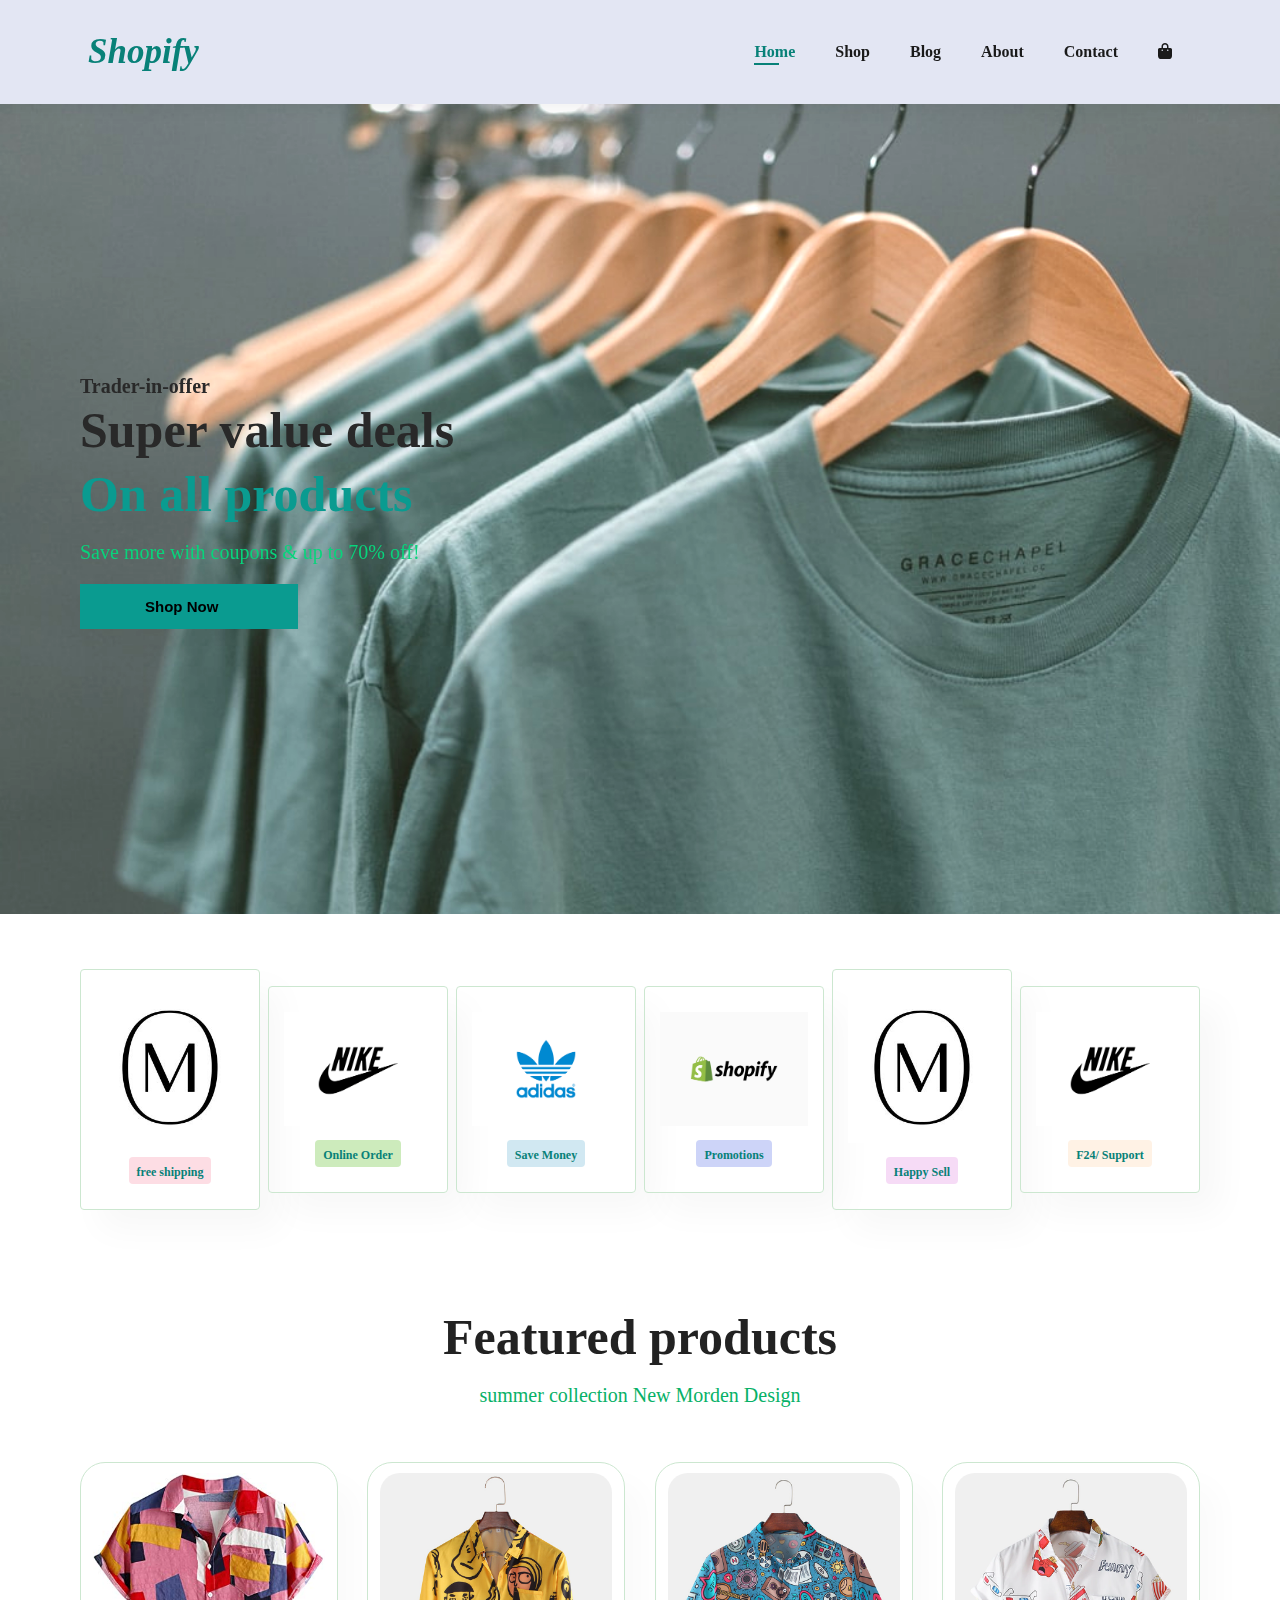
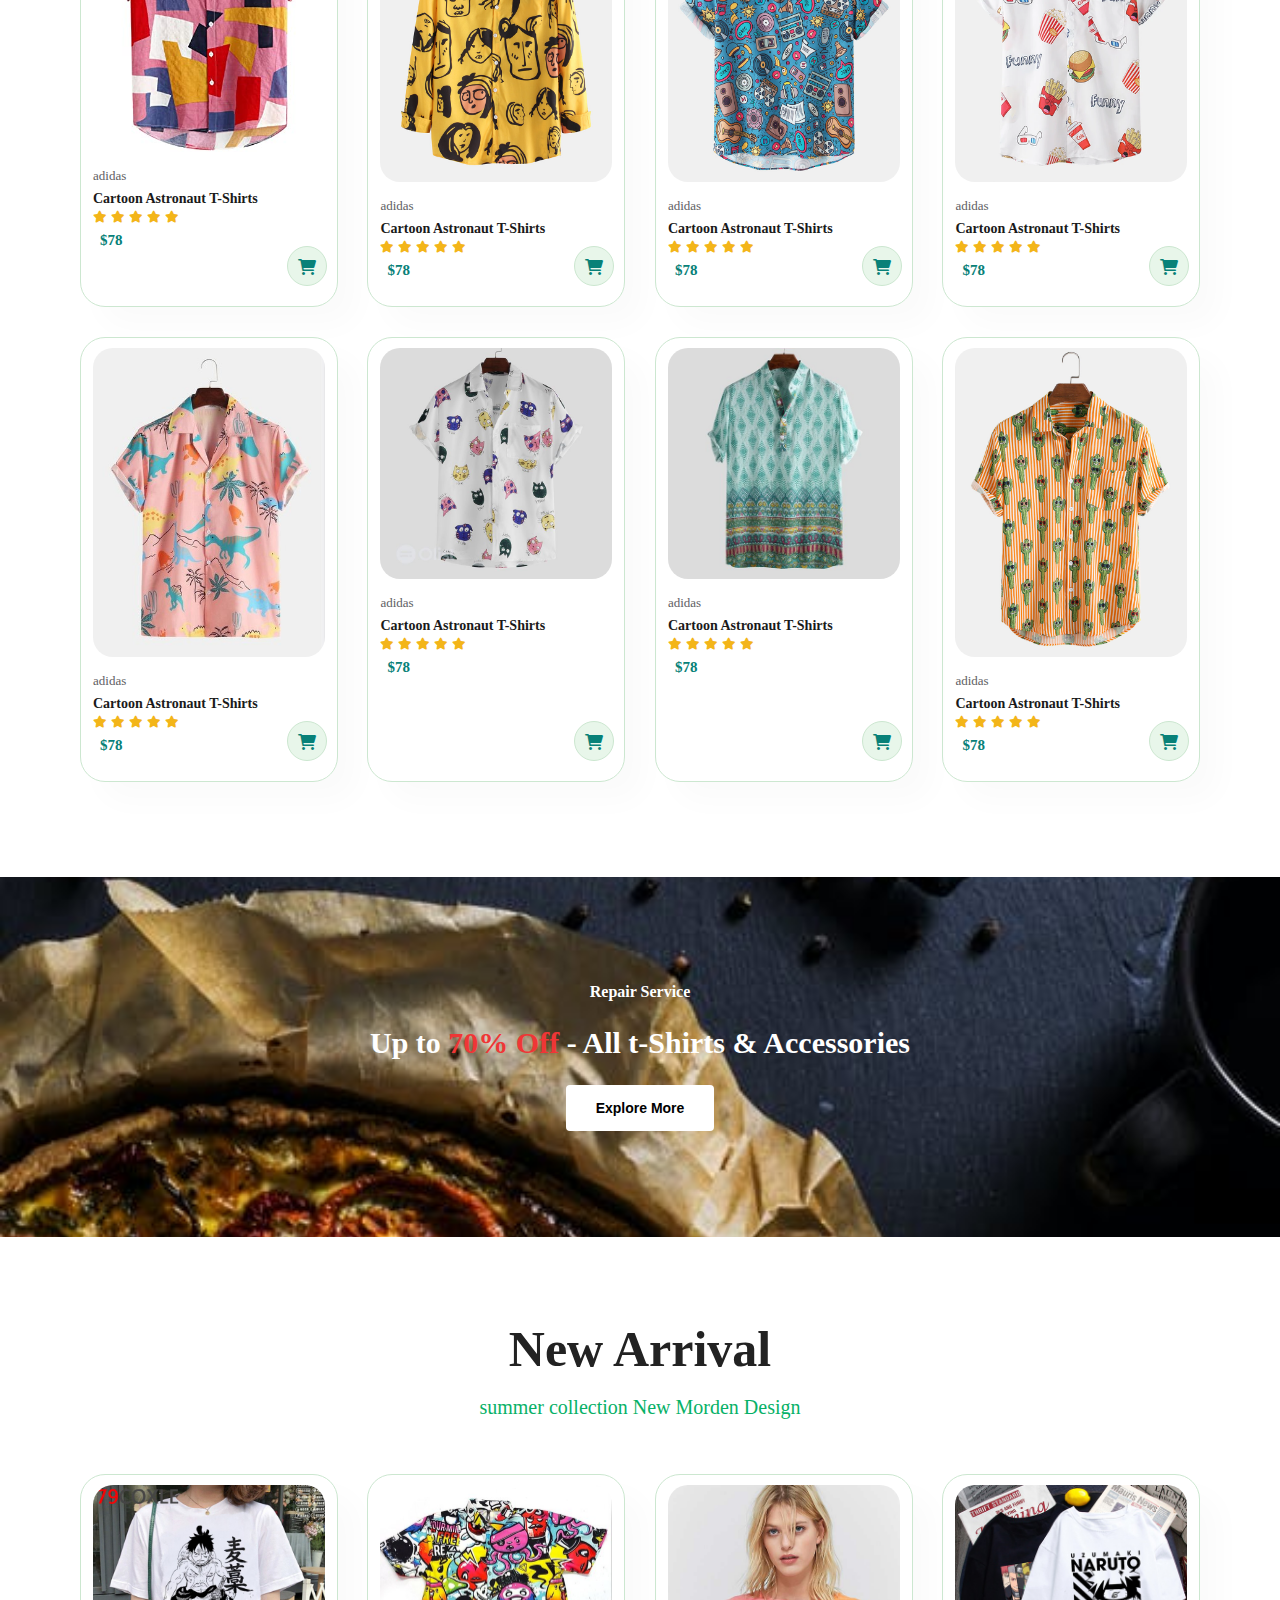
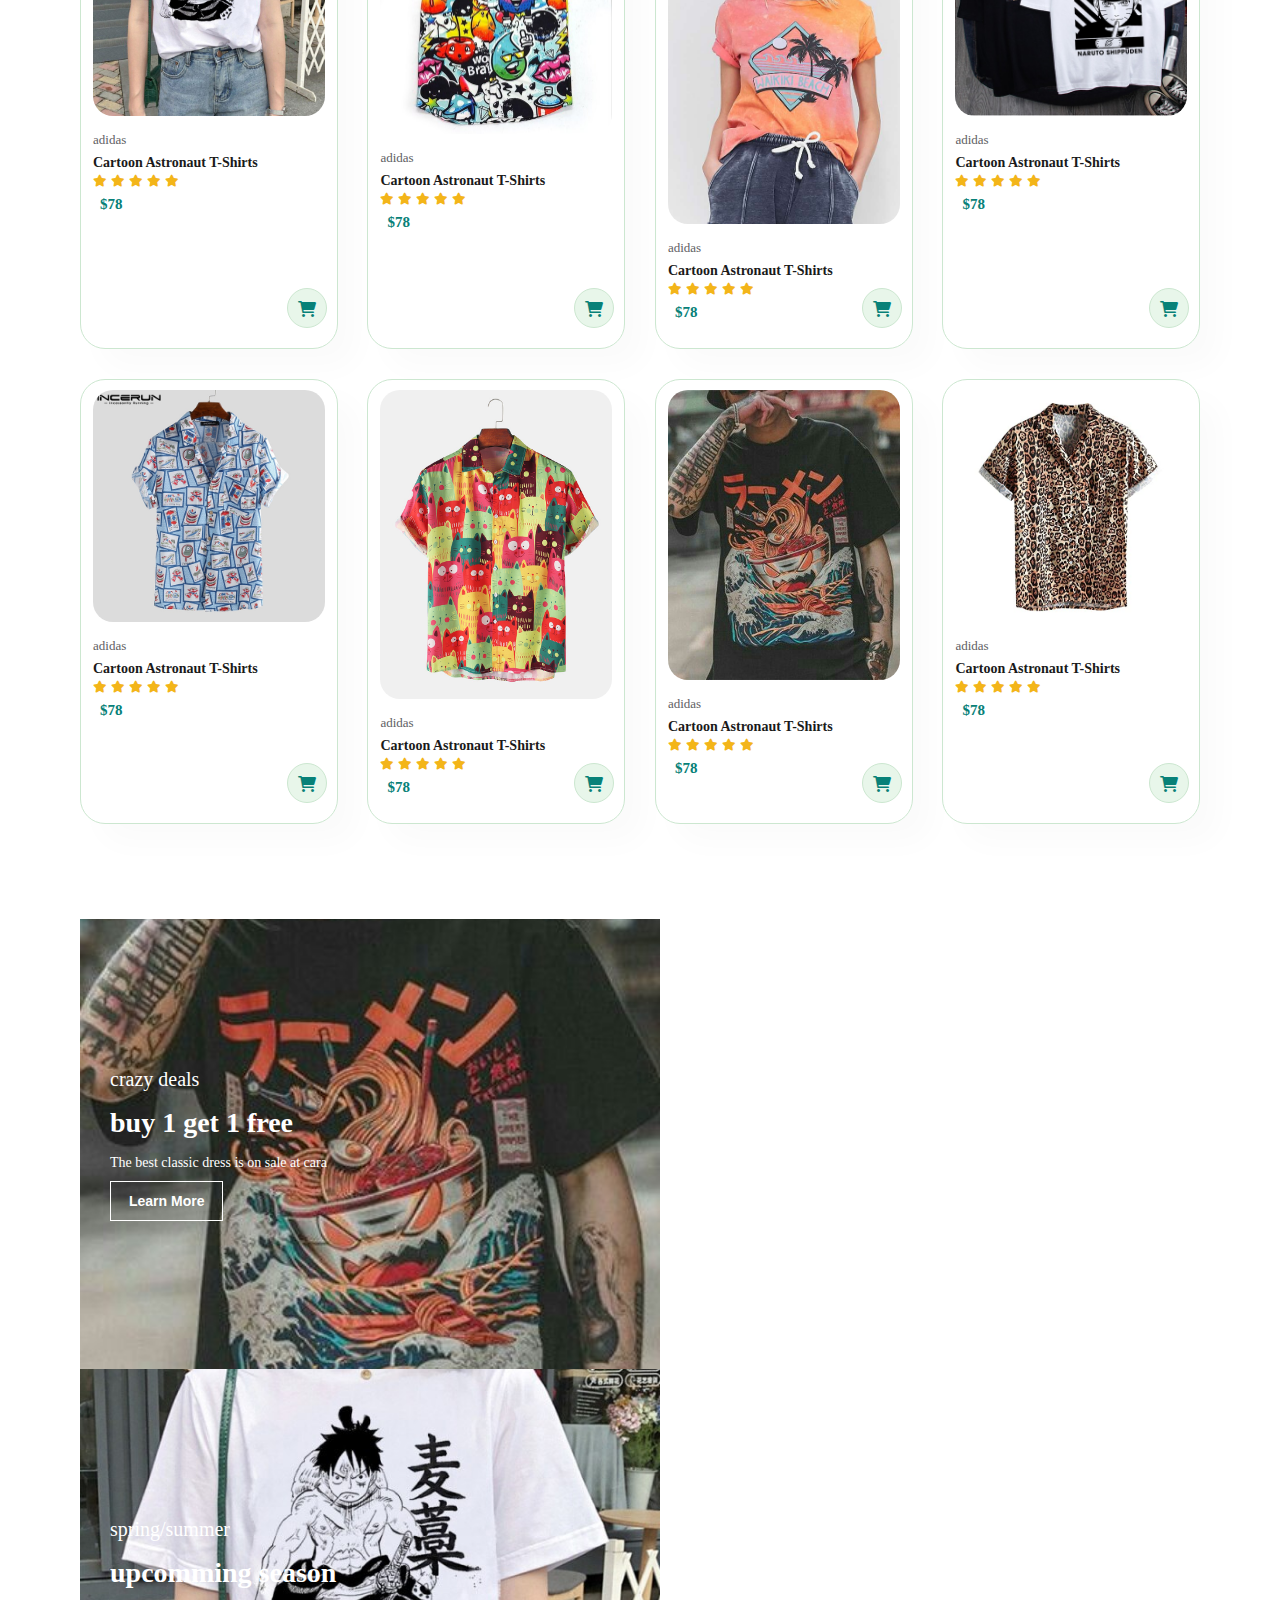
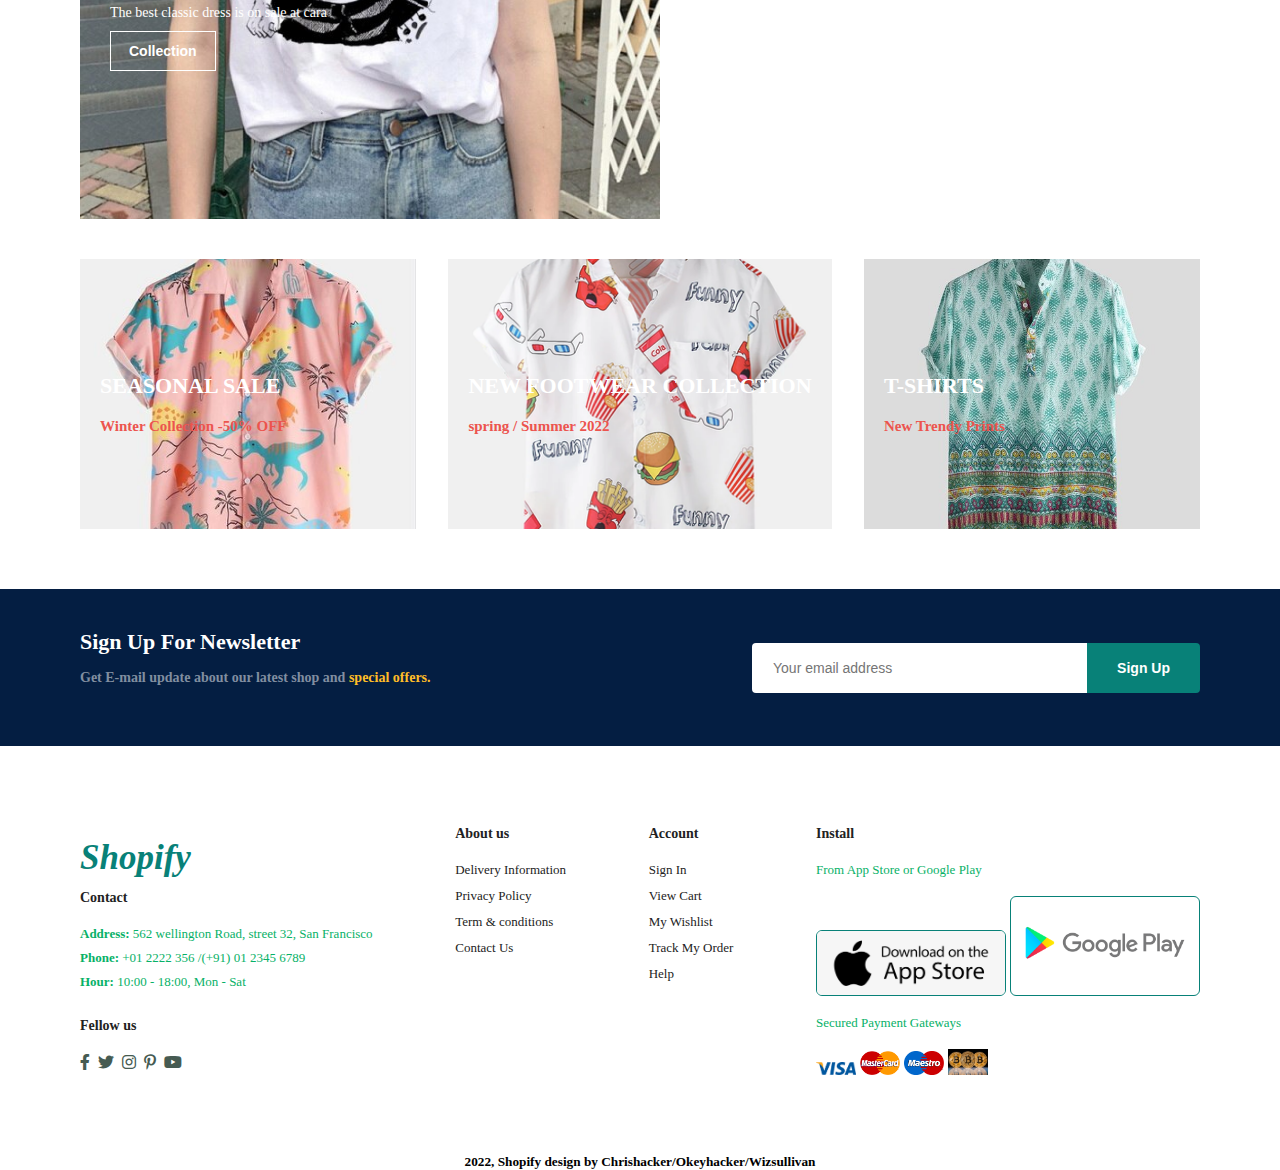
<file: index.html>
<!DOCTYPE html>
<html lang="en">
<head>
    <meta charset="UTF-8">
    <meta http-equiv="X-UA-Compatible" content="IE=edge">
    <meta name="viewport" content="width=device-width, user-scale=1.0">
    <link rel="stylesheet" href="https://cdnjs.cloudflare.com/ajax/libs/font-awesome/6.0.0/css/all.min.css" integrity="sha512-9usAa10IRO0HhonpyAIVpjrylPvoDwiPUiKdWk5t3PyolY1cOd4DSE0Ga+ri4AuTroPR5aQvXU9xC6qOPnzFeg==" crossorigin="anonymous" referrerpolicy="no-referrer" />
     <link rel="stylesheet" href="css/index.css">
    <title>Shopify</title>
</head>
<body>
    <!-- navbar -->

    <section id="header">
        <!-- <a href="#"><img  src="./img/b8639dd9acb3c6ab0b6771e529ad3930.png" alt="" width="70px" ></a> -->
        <h1>Shopify</h1>
          <div>
            <ul  id="navbar">
                <li><a class="active" href="index.html">Home</a></li>
                <li><a href="shop.html">Shop</a></li>
                <li><a href="blog.html">Blog</a></li>  
                <li><a href="about.html">About</a></li>
                <li><a href="contact.html">Contact</a></li>
                <li id="lg-bag"><a href="cart.html"><i class="fa-solid fa-bag-shopping"></i></a></li>
                <a href="#" id="close"><i class="fa-solid fa-xmark"></i></a>
            </ul>
          </div>
         <div id="mobile">
             <a href="cart.html"><i class="fa-solid fa-bag-shopping"></i></a>
             <i id="bar" class="fas fa-outdent"></i>

         </div>
    </section>

     <!-- showcase -->

    <section id="hero" >
        <div class="container"></div>
        <h4>Trader-in-offer</h4>
        <h2>Super value deals</h2>
        <h1>On all products</h1>
        <p>Save more with coupons & up to 70% off!</p>
        <button>Shop Now</button>
        
    </section>

    <!-- icons -->

    <section id="feature" class="section-p1">
        <div class="fe-box">
          <img src="./img/c787d544ae64e3d5b72a2de979a23e25.jpg" alt="" width="90px">
          <h6>free shipping</h6>
        </div>
        <div class="fe-box">
            <img src="./img/12101.png" alt="" width="90px">
            <h6>Online Order</h6>
          </div>
          <div class="fe-box">
            <img src="./img/3_big1-768x591.png" alt="" width="90px">
            <h6>Save Money</h6>
          </div>
          <div class="fe-box">
            <img src="./img/5_big.png" alt="" width="90px">
            <h6>Promotions</h6>
          </div>
          <div class="fe-box">
            <img src="./img/c787d544ae64e3d5b72a2de979a23e25.jpg" alt="" width="90px">
            <h6>Happy Sell</h6>
          </div>
          <div class="fe-box">
            <img src="./img/12101.png" alt="" width="90px">
            <h6>F24/ Support</h6>
          </div>
    </section>

    <!-- body -->

     <section  id="product1" class="section-p1">
        <h2>Featured products</h2>
        <p>summer collection New Morden Design</p>
        <div class="pro-container">
            <div class="pro">
                <img src="./img/61vILGuzjaL._AC_UX385_.jpg" alt="">
                <div class="des">
                    <span>adidas</span>
                    <h5>Cartoon Astronaut T-Shirts</h5>
                    <div class="star">
                        <i class="fas fa-star"></i>
                        <i class="fas fa-star"></i>
                        <i class="fas fa-star"></i>
                        <i class="fas fa-star"></i>
                        <i class="fas fa-star"></i>
                    </div>
                    <h4>$78</h4>
                </div>
                <a href="#"><i class="fa-solid fa-cart-shopping "></i></a>
            </div>
            <div class="pro">
                <img src="./img/f8b40e5b-0a41-49d9-a320-a5b37facc442.jpg" alt="">
                <div class="des">
                    <span>adidas</span>
                    <h5>Cartoon Astronaut T-Shirts</h5>
                    <div class="star">
                        <i class="fas fa-star"></i>
                        <i class="fas fa-star"></i>
                        <i class="fas fa-star"></i>
                        <i class="fas fa-star"></i>
                        <i class="fas fa-star"></i>
                    </div>
                    <h4>$78</h4>
                </div>
                <a href="#"><i class="fa-solid fa-cart-shopping "></i></a>
            </div>
            <div class="pro">
                <img src="./img/aa16a0f8-ee50-49f9-aa04-21a78a5b13b6.jpg" alt="">
                <div class="des">
                    <span>adidas</span>
                    <h5>Cartoon Astronaut T-Shirts</h5>
                    <div class="star">
                        <i class="fas fa-star"></i>
                        <i class="fas fa-star"></i>
                        <i class="fas fa-star"></i>
                        <i class="fas fa-star"></i>
                        <i class="fas fa-star"></i>
                    </div>
                    <h4>$78</h4>
                </div>
                <a href="#"><i class="fa-solid fa-cart-shopping "></i></a>
            </div>
            <div class="pro">
                <img src="./img/ap0024-500x500.png" alt="">
                <div class="des">
                    <span>adidas</span>
                    <h5>Cartoon Astronaut T-Shirts</h5>
                    <div class="star">
                        <i class="fas fa-star"></i>
                        <i class="fas fa-star"></i>
                        <i class="fas fa-star"></i>
                        <i class="fas fa-star"></i>
                        <i class="fas fa-star"></i>
                    </div>
                    <h4>$78</h4>
                </div>
                <a href="#"><i class="fa-solid fa-cart-shopping "></i></a>
            </div>
            <div class="pro">
                <img src="./img/ap0026-500x500.jpg" alt="">
                <div class="des">
                    <span>adidas</span>
                    <h5>Cartoon Astronaut T-Shirts</h5>
                    <div class="star">
                        <i class="fas fa-star"></i>
                        <i class="fas fa-star"></i>
                        <i class="fas fa-star"></i>
                        <i class="fas fa-star"></i>
                        <i class="fas fa-star"></i>
                    </div>
                    <h4>$78</h4>
                </div>
                <a href="#"><i class="fa-solid fa-cart-shopping "></i></a>
            </div>
            <div class="pro">
                <img src="./img/vcdlm816hoh.jpg" alt="">
                <div class="des">
                    <span>adidas</span>
                    <h5>Cartoon Astronaut T-Shirts</h5>
                    <div class="star">
                        <i class="fas fa-star"></i>
                        <i class="fas fa-star"></i>
                        <i class="fas fa-star"></i>
                        <i class="fas fa-star"></i>
                        <i class="fas fa-star"></i>
                    </div>
                    <h4>$78</h4>
                </div>
                <a href="#"><i class="fa-solid fa-cart-shopping "></i></a>
            </div>
            <div class="pro">
                <img src="./img/cartoon-graffiti-printed-turn-down-collar-shirts-500x500.jpg" alt="">
                <div class="des">
                    <span>adidas</span>
                    <h5>Cartoon Astronaut T-Shirts</h5>
                    <div class="star">
                        <i class="fas fa-star"></i>
                        <i class="fas fa-star"></i>
                        <i class="fas fa-star"></i>
                        <i class="fas fa-star"></i>
                        <i class="fas fa-star"></i>
                    </div>
                    <h4>$78</h4>
                </div>
                <a href="#"><i class="fa-solid fa-cart-shopping "></i></a>
            </div>
            <div class="pro">
                <img src="./img/f4651368-2e78-4b89-acac-a5eba83617fb.jpg" alt="">
                <div class="des">
                    <span>adidas</span>
                    <h5>Cartoon Astronaut T-Shirts</h5>
                    <div class="star">
                        <i class="fas fa-star"></i>
                        <i class="fas fa-star"></i>
                        <i class="fas fa-star"></i>
                        <i class="fas fa-star"></i>
                        <i class="fas fa-star"></i>
                    </div>
                    <h4>$78</h4>
                </div>
                <a href="#"><i class="fa-solid fa-cart-shopping "></i></a>
            </div>
        </div>
     </section>

     <!-- banner -->

     <section id="banner" class="section-m1">
         <h4>Repair Service</h4>
         <h2>Up to <span>70% Off </span> - All t-Shirts & Accessories</h2>
         <button class="normal">Explore More</button>
     </section>
     
      
     <section  id="product1" class="section-p1">
        <h2>New Arrival</h2>
        <p>summer collection New Morden Design</p>
        <div class="pro-container">
            <div class="pro">
                <img src="./img/Japanese-Anime-One-Piece-T-Shirt-Women-Kawaii-Cartoon-T-shirt-Luffy-Zoro-Graphic-Tees-Plus.jpg_640x640.jpg" alt="" >
                <div class="des">
                    <span>adidas</span>
                    <h5>Cartoon Astronaut T-Shirts</h5>
                    <div class="star">
                        <i class="fas fa-star"></i>
                        <i class="fas fa-star"></i>
                        <i class="fas fa-star"></i>
                        <i class="fas fa-star"></i>
                        <i class="fas fa-star"></i>
                    </div>
                    <h4>$78</h4>
                </div>
                <a href="#"><i class="fa-solid fa-cart-shopping "></i></a>
            </div>
            <div class="pro">
                <img src="./img/mens-cartoon-print-shirt-500x500.jpg" alt="" >
                <div class="des">
                    <span>adidas</span>
                    <h5>Cartoon Astronaut T-Shirts</h5>
                    <div class="star">
                        <i class="fas fa-star"></i>
                        <i class="fas fa-star"></i>
                        <i class="fas fa-star"></i>
                        <i class="fas fa-star"></i>
                        <i class="fas fa-star"></i>
                    </div>
                    <h4>$78</h4>
                </div>
                <a href="#"><i class="fa-solid fa-cart-shopping "></i></a>
            </div>
            <div class="pro">
                <img src="./img/ff9e030b9958458362b9c8bb078e86ae.png" alt="" >
                <div class="des">
                    <span>adidas</span>
                    <h5>Cartoon Astronaut T-Shirts</h5>
                    <div class="star">
                        <i class="fas fa-star"></i>
                        <i class="fas fa-star"></i>
                        <i class="fas fa-star"></i>
                        <i class="fas fa-star"></i>
                        <i class="fas fa-star"></i>
                    </div>
                    <h4>$78</h4>
                </div>
                <a href="#"><i class="fa-solid fa-cart-shopping "></i></a>
            </div>
            <div class="pro">
                <img src="./img/image.jpg" alt="" >
                <div class="des">
                    <span>adidas</span>
                    <h5>Cartoon Astronaut T-Shirts</h5>
                    <div class="star">
                        <i class="fas fa-star"></i>
                        <i class="fas fa-star"></i>
                        <i class="fas fa-star"></i>
                        <i class="fas fa-star"></i>
                        <i class="fas fa-star"></i>
                    </div>
                    <h4>$78</h4>
                </div>
                <a href="#"><i class="fa-solid fa-cart-shopping "></i></a>
            </div>
            <div class="pro">
                <img src="./img/5cf635269b84b54bdcb5d192-large.jpg" alt="" >
                <div class="des">
                    <span>adidas</span>
                    <h5>Cartoon Astronaut T-Shirts</h5>
                    <div class="star">
                        <i class="fas fa-star"></i>
                        <i class="fas fa-star"></i>
                        <i class="fas fa-star"></i>
                        <i class="fas fa-star"></i>
                        <i class="fas fa-star"></i>
                    </div>
                    <h4>$78</h4>
                </div>
                <a href="#"><i class="fa-solid fa-cart-shopping "></i></a>
            </div>
            <div class="pro">
                <img src="./img/2e39ac30-51ed-48bd-aedb-261996ae68c1.jpg" alt="" >
                <div class="des">
                    <span>adidas</span>
                    <h5>Cartoon Astronaut T-Shirts</h5>
                    <div class="star">
                        <i class="fas fa-star"></i>
                        <i class="fas fa-star"></i>
                        <i class="fas fa-star"></i>
                        <i class="fas fa-star"></i>
                        <i class="fas fa-star"></i>
                    </div>
                    <h4>$78</h4>
                </div>
                <a href="#"><i class="fa-solid fa-cart-shopping "></i></a>
            </div>
            <div class="pro">
                <img src="./img/0b0a268b0c6a7ee1dc5ececbb291cb30.jpg" alt="">
                <div class="des">
                    <span>adidas</span>
                    <h5>Cartoon Astronaut T-Shirts</h5>
                    <div class="star">
                        <i class="fas fa-star"></i>
                        <i class="fas fa-star"></i>
                        <i class="fas fa-star"></i>
                        <i class="fas fa-star"></i>
                        <i class="fas fa-star"></i>
                    </div>
                    <h4>$78</h4>
                </div>
                <a href="#"><i class="fa-solid fa-cart-shopping "></i></a>
            </div>
            <div class="pro">
                <img src="./img/71WfYkRb3LL._UX569_.jpg" alt="" >
                <div class="des">
                    <span>adidas</span>
                    <h5>Cartoon Astronaut T-Shirts</h5>
                    <div class="star">
                        <i class="fas fa-star"></i>
                        <i class="fas fa-star"></i>
                        <i class="fas fa-star"></i>
                        <i class="fas fa-star"></i>
                        <i class="fas fa-star"></i>
                    </div>
                    <h4>$78</h4>
                </div>
                <a href="#"><i class="fa-solid fa-cart-shopping "></i></a>
            </div>
        </div>
     </section>

     <!-- sm-banner -->

     <section id="sm-banner" class="section-p1" >
         <div class="banner-box">
             <h4>crazy deals</h4>
             <h2>buy 1 get 1 free</h2>
             <span>The best classic dress is on sale at cara</span>
             <button class="white">Learn More</button>
         </div>
         <div class="banner-box  banner-box2">
            <h4>spring/summer</h4>
            <h2>upcomming season</h2>
            <span>The best classic dress is on sale at cara</span>
            <button class="white">Collection</button>
        </div>
     </section>

     <!-- banner3 --> 

     <section id="banner3">
         <div class="banner-box">
            <h2>SEASONAL SALE</h2>
            <h3>Winter Collection -50% OFF</h3>
         </div>
         <div class="banner-box banner-box2 ">
            <h2>NEW FOOTWEAR COLLECTION</h2>
            <h3>spring / Summer 2022</h3>
         </div>
         <div class="banner-box banner-box3">
            <h2>T-SHIRTS</h2>
            <h3>New Trendy Prints</h3>
         </div>
     </section>

     <!-- newsletter -->
      <section id="newsletter"  class="section-p1 section-m1 " >
         <div class="newstext">
            <h4>Sign Up For Newsletter</h4>
            <p>Get E-mail update about our latest shop and <span>special offers.</span></p>
         </div>
         <div class="form">
             <input type="text" placeholder="Your email address" >
             <button class="normal">Sign Up</button>
         </div>
     </section>

     <!-- footer -->
  
     <footer class="section-p1">
         <div class="col">
             <!-- <img class="logo" src="./img/b8639dd9acb3c6ab0b6771e529ad3930.png" alt="" width="90px"> -->
             <h1>Shopify</h1>
             <h4>Contact</h4>
             <p><strong>Address:</strong> 562 wellington Road, street 32, San Francisco</p>
             <p><strong>Phone:</strong> +01 2222 356 /(+91) 01 2345 6789</p>
             <p><strong>Hour:</strong> 10:00 - 18:00, Mon - Sat</p>
             <div class="fellow">
                 <h4>Fellow us</h4>
                 <div class="icon">
                     <i class="fab fa-facebook-f"></i>
                     <i class="fab fa-twitter"></i>
                     <i class="fab fa-instagram"></i>
                     <i class="fab fa-pinterest-p"></i>
                     <i class="fab fa-youtube"></i>
                 </div>
             </div>
         </div>

         <div class="col">
             <h4>About us</h4>
             <a href="#">Delivery Information</a>
             <a href="#">Privacy Policy</a>
             <a href="#">Term & conditions</a>
             <a href="#">Contact Us</a>
         </div>

         <div class="col col2">
            <h4>Account</h4>
            <a href="#">Sign In</a>
            <a href="#">View Cart</a>
            <a href="#">My Wishlist</a>
            <a href="#">Track My Order</a>
            <a href="#">Help</a>
        </div>

        <div class="col install">
            <h4>Install</h4>
            <p>From App Store or Google Play</p>
            <div class="row">
            <img src="./img/235-2356674_download-on-app-store-png-app-store-logo.png" alt="" width="190px">
             <img src="./img/share_google_play_logo.png" alt="" width="190px">
            </div>
            <p>Secured Payment Gateways</p>
            <div class="imgg">
                <img src="./img/download.png" alt="" srcset="" width="40px">
                <img src="./img/download (1).png" alt="" width="40px">
                <img src="./img/Maestro_logo.png" alt="" width="40px">
                <img src="./img/Bitcoins.jpg" alt="" width="40px">
            </div>
           
        </div>

        
     </footer>
     
        <div class="copyright"> 
            <h5>2022, Shopify design by Chrishacker/Okeyhacker/Wizsullivan</h5>
        </div>
     
  

</body>
<script src="./js/app.js"></script>
</html>
</file>
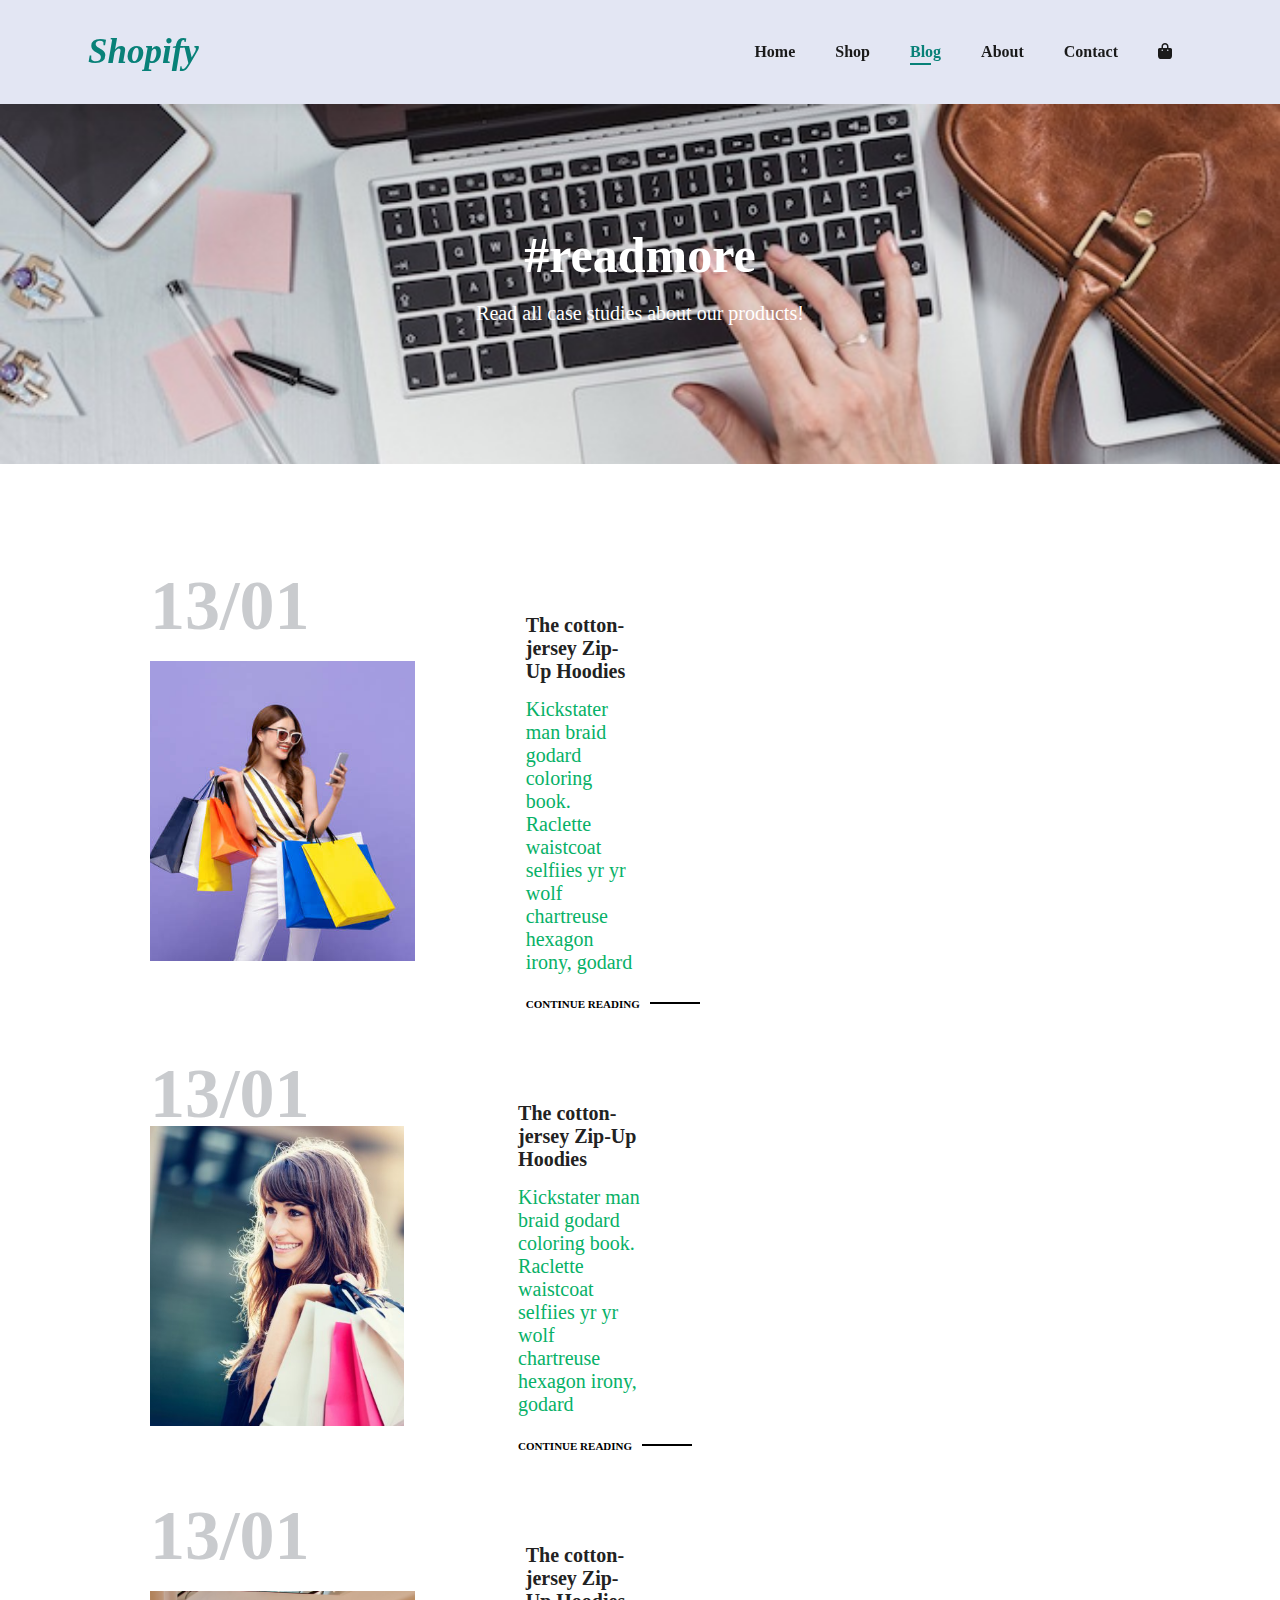
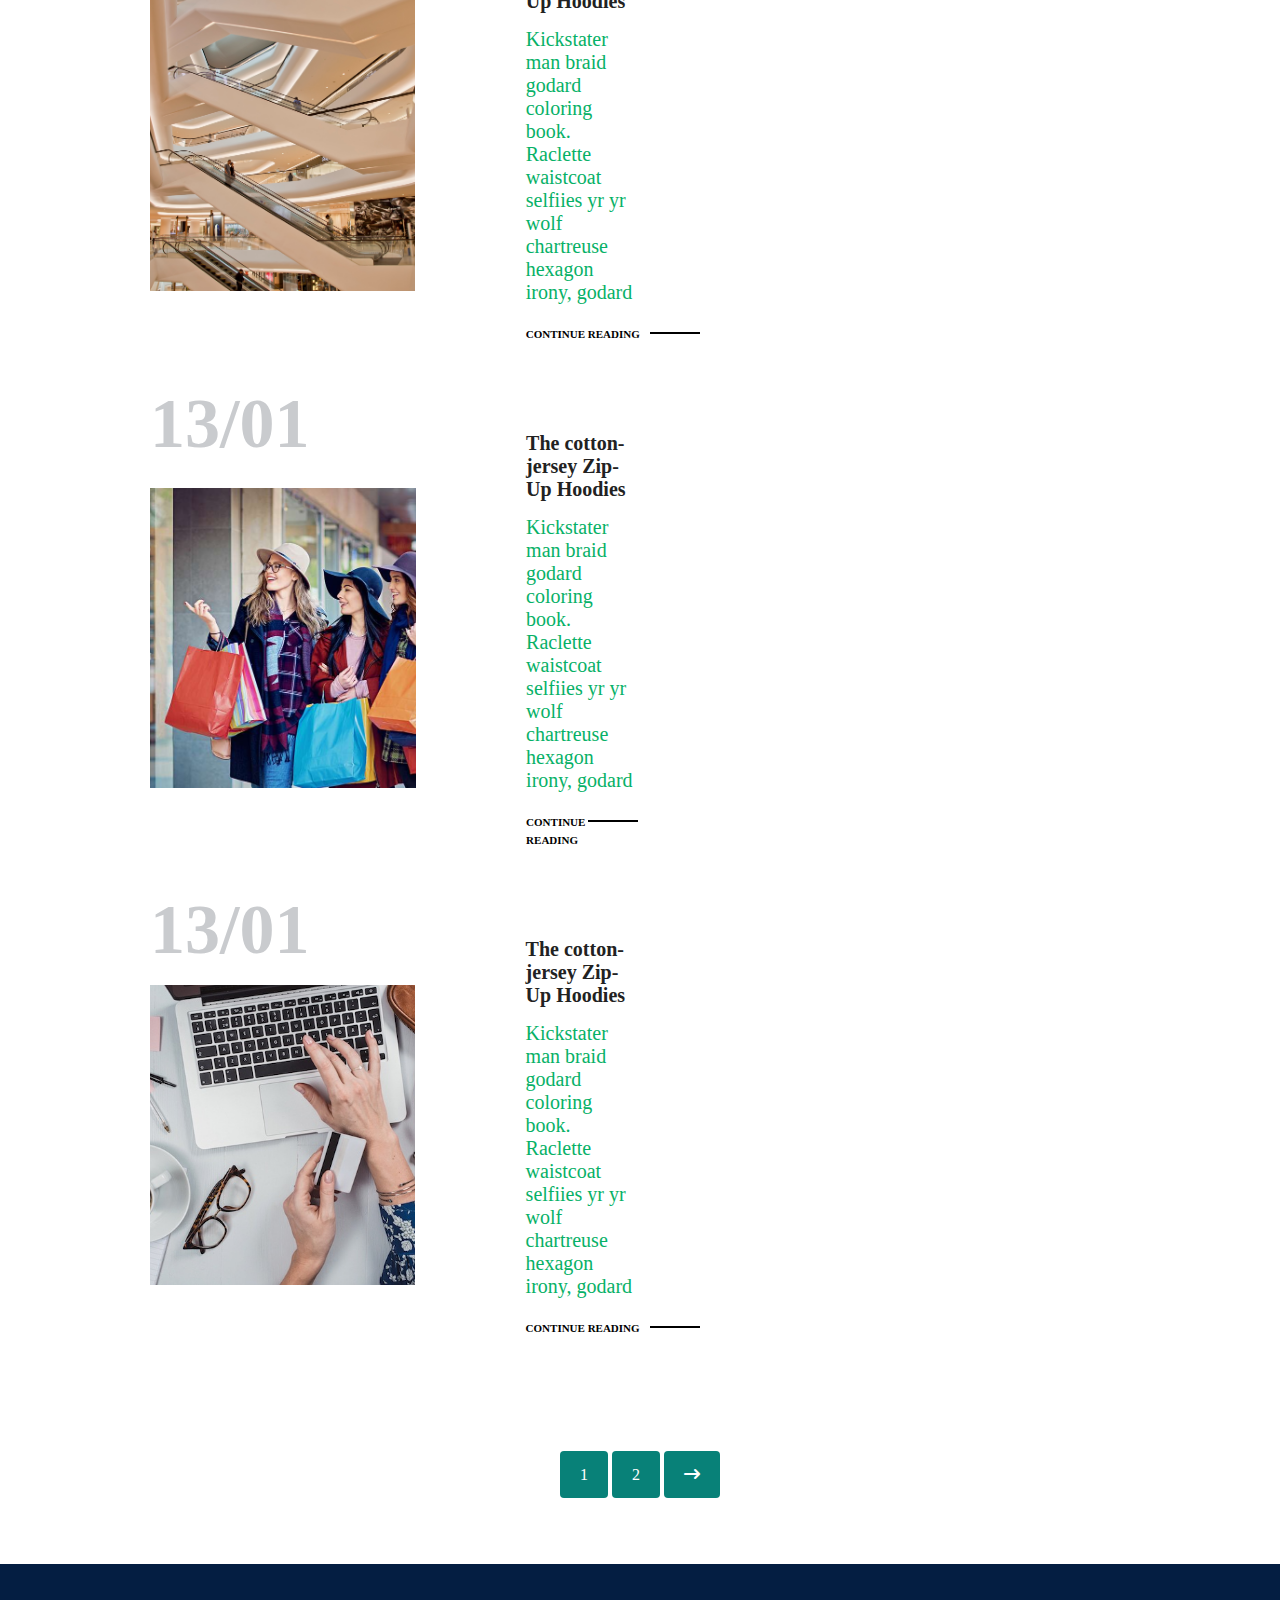
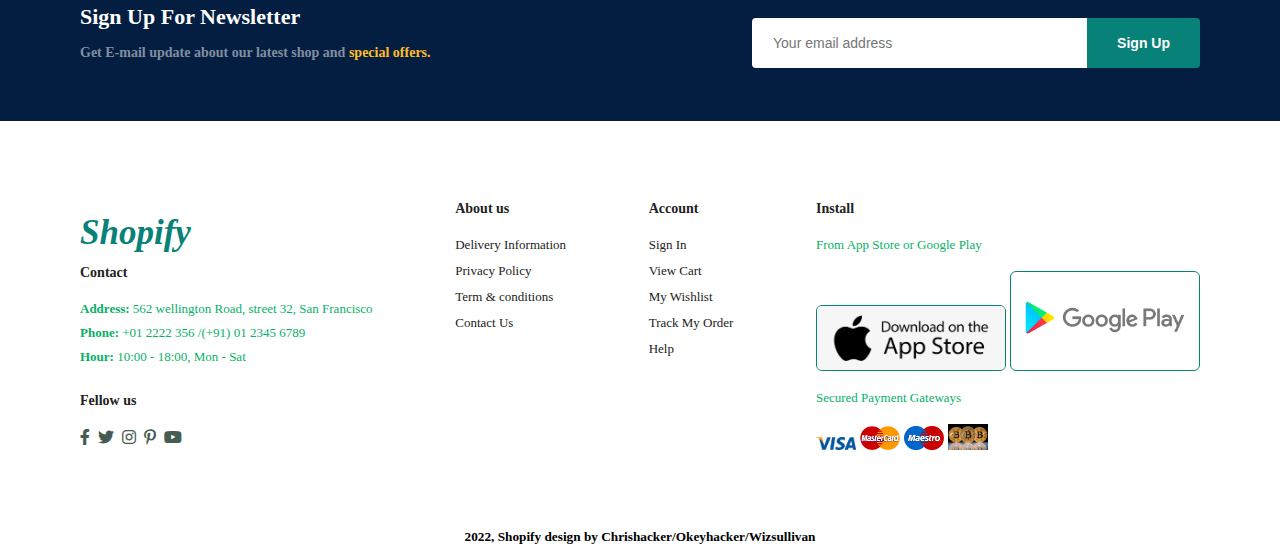
<file: blog.html>
<!DOCTYPE html>
<html lang="en">
<head>
    <meta charset="UTF-8">
    <meta http-equiv="X-UA-Compatible" content="IE=edge">
    <meta name="viewport" content="width=device-width, user-scale=1.0">
    <link rel="stylesheet" href="https://cdnjs.cloudflare.com/ajax/libs/font-awesome/6.0.0/css/all.min.css" integrity="sha512-9usAa10IRO0HhonpyAIVpjrylPvoDwiPUiKdWk5t3PyolY1cOd4DSE0Ga+ri4AuTroPR5aQvXU9xC6qOPnzFeg==" crossorigin="anonymous" referrerpolicy="no-referrer" />
     <link rel="stylesheet" href="css/index.css">
    <title>Shopify</title>
</head>
<body>
    <!-- navbar -->

    <section id="header">
        <!-- <a href="#"><img  src="./img/b8639dd9acb3c6ab0b6771e529ad3930.png" alt="" width="70px" ></a> -->
        <h1>Shopify</h1>
          <div>
            <ul  id="navbar">
                <li><a  href="index.html">Home</a></li>
                <li><a href="shop.html">Shop</a></li>
                <li><a  class="active" href="blog.html">Blog</a></li>  
                <li><a href="about.html">About</a></li>
                <li><a href="contact.html">Contact</a></li>
                <li id="lg-bag"><a href="cart.html"><i class="fa-solid fa-bag-shopping"></i></a></li>
                <a href="#" id="close"><i class="fa-solid fa-xmark"></i></a>
            </ul>
          </div>
         <div id="mobile">
             <a href="cart.html"><i class="fa-solid fa-bag-shopping"></i></a>
             <i id="bar" class="fas fa-outdent"></i>

         </div>
    </section>

     <!-- blog-header -->

    <section id="page-header" class="blog-header" >
        
        <h2>#readmore</h2>

        <p>Read all case studies about our products!</p>
      
        
    </section>


    <section id="blog">
        <div class="blog-box">
            <div class="blog-img">
                <img src="./img/istockphoto-1193750118-612x612.jpg" alt="">
            </div>
            <div class="blog-details">
                <h4>The cotton-jersey Zip-Up Hoodies</h4>
                <p>Kickstater man braid godard coloring book. Raclette waistcoat selfiies yr
                yr wolf chartreuse hexagon irony, godard </p>
                <a href="">CONTINUE READING</a>
            </div>
            <h1>13/01</h1>
        </div>
        <div class="blog-box">
            <div class="blog-img">
                <img src="./img/depositphotos_43398023-stock-photo-happy-woman-shopping.jpg" alt="">
            </div>
            <div class="blog-details">
                <h4>The cotton-jersey Zip-Up Hoodies</h4>
                <p>Kickstater man braid godard coloring book. Raclette waistcoat selfiies yr
                yr wolf chartreuse hexagon irony, godard </p>
                <a href="">CONTINUE READING</a>
            </div>
            <h1>13/01</h1>
        </div>
        <div class="blog-box">
            <div class="blog-img">
                <img src="./img/Central.Embassy.Shopping.Mall.original.7119.jpg" alt="">
            </div>
            <div class="blog-details">
                <h4>The cotton-jersey Zip-Up Hoodies</h4>
                <p>Kickstater man braid godard coloring book. Raclette waistcoat selfiies yr
                yr wolf chartreuse hexagon irony, godard </p>
                <a href="">CONTINUE READING</a>
            </div>
            <h1>13/01</h1>
        </div>
        <div class="blog-box">
            <div class="blog-img">
                <img src="./img/TFS_Article_2019_970x643.jpg" alt="">
            </div>
            <div class="blog-details">
                <h4>The cotton-jersey Zip-Up Hoodies</h4>
                <p>Kickstater man braid godard coloring book. Raclette waistcoat selfiies yr
                yr wolf chartreuse hexagon irony, godard </p>
                <a href="">CONTINUE READING</a>
            </div>
            <h1>13/01</h1>
        </div>
        <div class="blog-box">
            <div class="blog-img">
                <img src="./img/OnlineShopping.jpg" alt="">
            </div>
            <div class="blog-details">
                <h4>The cotton-jersey Zip-Up Hoodies</h4>
                <p>Kickstater man braid godard coloring book. Raclette waistcoat selfiies yr
                yr wolf chartreuse hexagon irony, godard </p>
                <a href="">CONTINUE READING</a>
            </div>
            <h1>13/01</h1>
        </div>
    </section>
  
  

     <!-- pagination -->
     <section id="pagination" class="section-p1">
         <a href="#">1</a>
         <a href="#">2</a>
         <a href="#"><i class="fa-solid fa-arrow-right-long"></i></a>
         
     </section>

     <!-- newsletter -->
      <section id="newsletter"  class="section-p1 section-m1 " >
         <div class="newstext">
            <h4>Sign Up For Newsletter</h4>
            <p>Get E-mail update about our latest shop and <span>special offers.</span></p>
         </div>
         <div class="form">
             <input type="text" placeholder="Your email address" >
             <button class="normal">Sign Up</button>
         </div>
     </section>

     <!-- footer -->
  
     <footer class="section-p1">
         <div class="col">
             <!-- <img class="logo" src="./img/b8639dd9acb3c6ab0b6771e529ad3930.png" alt="" width="90px"> -->
             <h1>Shopify</h1>
             <h4>Contact</h4>
             <p><strong>Address:</strong> 562 wellington Road, street 32, San Francisco</p>
             <p><strong>Phone:</strong> +01 2222 356 /(+91) 01 2345 6789</p>
             <p><strong>Hour:</strong> 10:00 - 18:00, Mon - Sat</p>
             <div class="fellow">
                 <h4>Fellow us</h4>
                 <div class="icon">
                     <i class="fab fa-facebook-f"></i>
                     <i class="fab fa-twitter"></i>
                     <i class="fab fa-instagram"></i>
                     <i class="fab fa-pinterest-p"></i>
                     <i class="fab fa-youtube"></i>
                 </div>
             </div>
         </div>

         <div class="col">
             <h4>About us</h4>
             <a href="#">Delivery Information</a>
             <a href="#">Privacy Policy</a>
             <a href="#">Term & conditions</a>
             <a href="#">Contact Us</a>
         </div>

         <div class="col col2">
            <h4>Account</h4>
            <a href="#">Sign In</a>
            <a href="#">View Cart</a>
            <a href="#">My Wishlist</a>
            <a href="#">Track My Order</a>
            <a href="#">Help</a>
        </div>

        <div class="col install">
            <h4>Install</h4>
            <p>From App Store or Google Play</p>
            <div class="row">
            <img src="./img/235-2356674_download-on-app-store-png-app-store-logo.png" alt="" width="190px">
             <img src="./img/share_google_play_logo.png" alt="" width="190px">
            </div>
            <p>Secured Payment Gateways</p>
            <div class="imgg">
                <img src="./img/download.png" alt="" srcset="" width="40px">
                <img src="./img/download (1).png" alt="" width="40px">
                <img src="./img/Maestro_logo.png" alt="" width="40px">
                <img src="./img/Bitcoins.jpg" alt="" width="40px">
            </div>
           
        </div>

        
     </footer>
     
        <div class="copyright"> 
            <h5>2022, Shopify design by Chrishacker/Okeyhacker/Wizsullivan</h5>
        </div>
     
  

</body>
<script src="./js/app.js"></script>
</html>
</file>
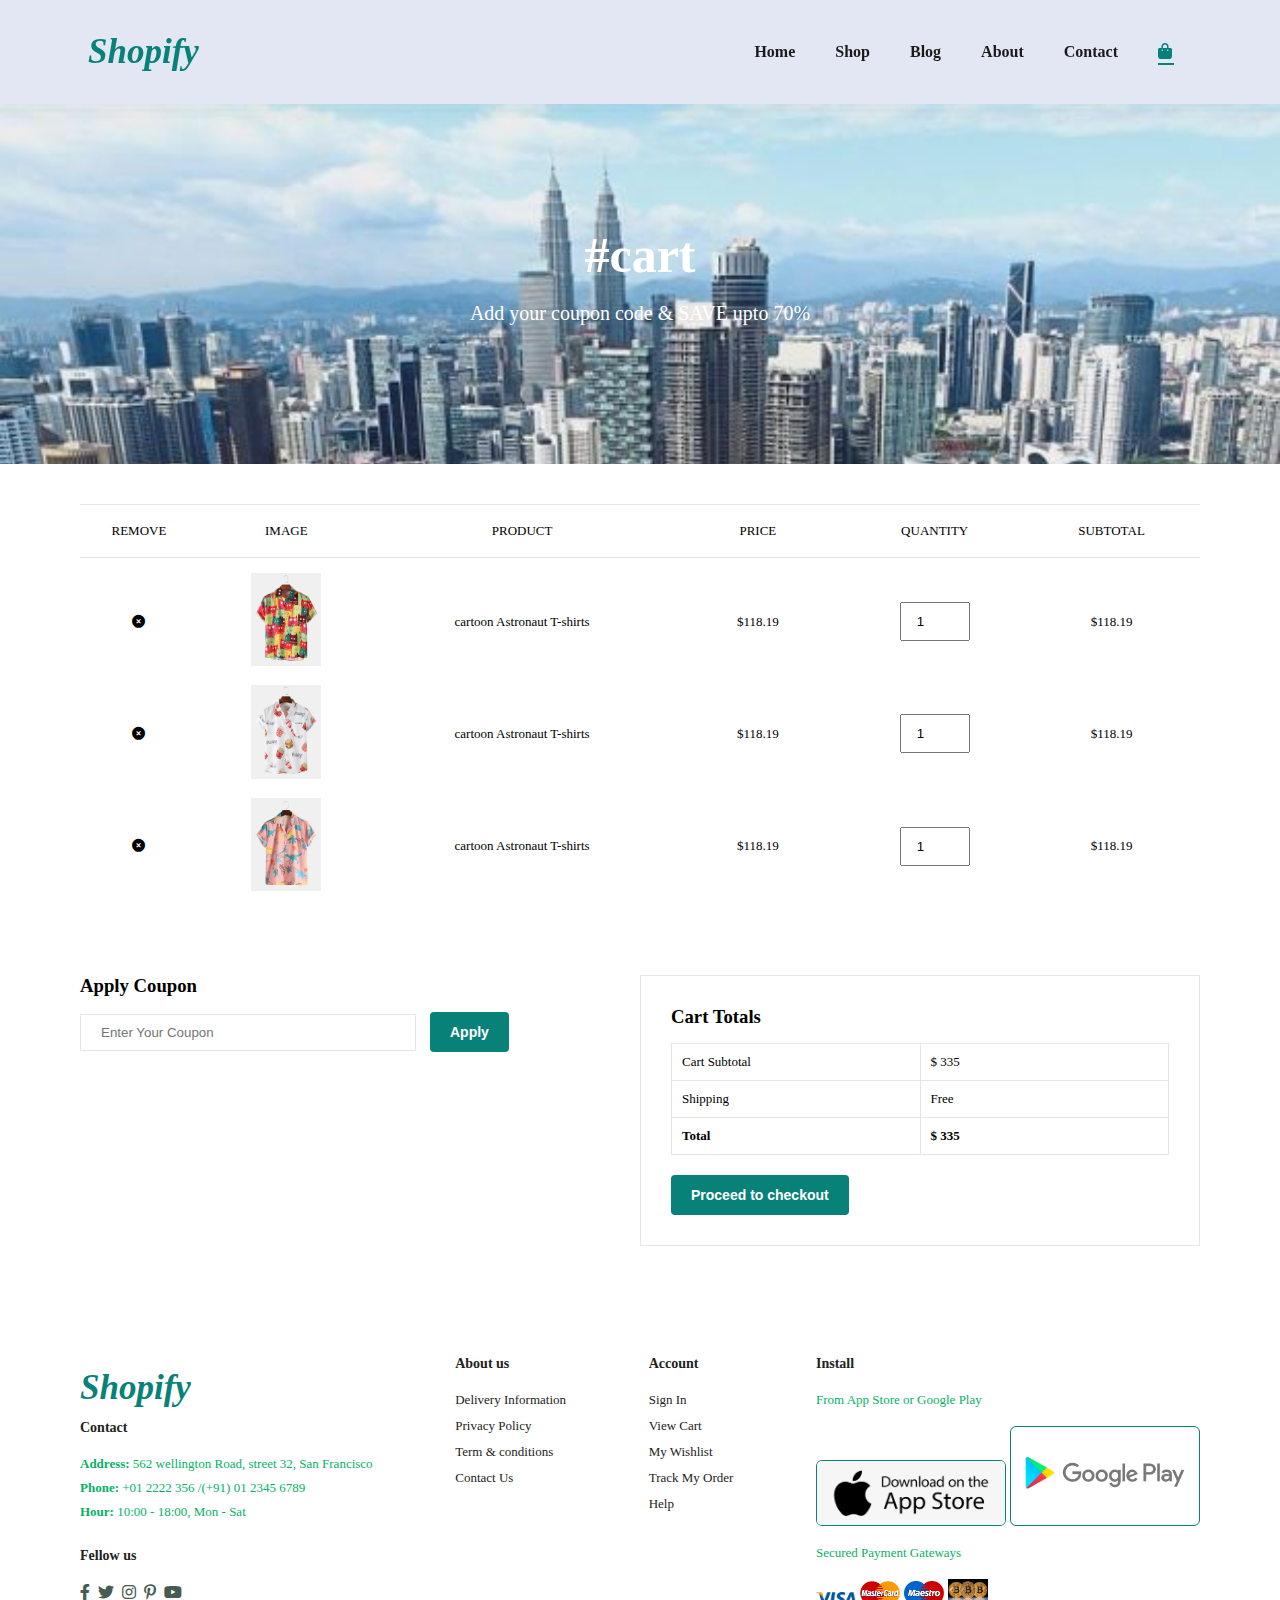
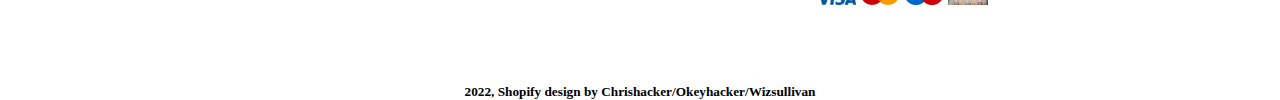
<file: cart.html>
<!DOCTYPE html>
<html lang="en">
<head>
    <meta charset="UTF-8">
    <meta http-equiv="X-UA-Compatible" content="IE=edge">
    <meta name="viewport" content="width=device-width, user-scale=1.0">
    <link rel="stylesheet" href="https://cdnjs.cloudflare.com/ajax/libs/font-awesome/6.0.0/css/all.min.css" integrity="sha512-9usAa10IRO0HhonpyAIVpjrylPvoDwiPUiKdWk5t3PyolY1cOd4DSE0Ga+ri4AuTroPR5aQvXU9xC6qOPnzFeg==" crossorigin="anonymous" referrerpolicy="no-referrer" />
     <link rel="stylesheet" href="css/index.css">
    <title>Shopify</title>
</head>
<body>
    <!-- navbar -->

    <section id="header">
        <!-- <a href="#"><img  src="./img/b8639dd9acb3c6ab0b6771e529ad3930.png" alt="" width="70px" ></a> -->
        <h1>Shopify</h1>
          <div>
            <ul  id="navbar">
                <li><a  href="index.html">Home</a></li>
                <li><a href="shop.html">Shop</a></li>
                <li><a   href="blog.html">Blog</a></li>  
                <li><a  href="about.html">About</a></li>
                <li><a  href="contact.html">Contact</a></li>
                <li id="lg-bag"><a class="active" href="cart.html"><i class="fa-solid fa-bag-shopping"></i></a></li>
                <a href="#" id="close"><i class="fa-solid fa-xmark"></i></a>
            </ul>
          </div>
         <div id="mobile">
             <a href="cart.html"><i class="fa-solid fa-bag-shopping"></i></a>
             <i id="bar" class="fas fa-outdent"></i>

         </div>
    </section>

     <!--about-header -->

    <section id="page-header" class="about-header" >
        
        <h2>#cart</h2>

        <p>Add your coupon code & SAVE upto 70%</p>
      
        
    </section>


    <section id="cart" class="section-p1">
        <table>
            <thead>
                <tr>
                   <td>Remove</td> 
                   <td>Image</td> 
                   <td>Product</td> 
                   <td>Price</td> 
                   <td>Quantity</td> 
                   <td>Subtotal</td> 
                </tr>
            </thead>
            <tbody>
                <tr>
                    <td><i class="fa-solid fa-circle-xmark"></i><a href=""></a></td>
                    <td><img src="./img/2e39ac30-51ed-48bd-aedb-261996ae68c1.jpg" alt=""></td>
                    <td>cartoon Astronaut T-shirts</td>
                    <td>$118.19</td>
                    <td><input type="number" value="1"></td>
                    <td>$118.19</td>
                </tr>
                <tr>
                    <td><i class="fa-solid fa-circle-xmark"></i><a href=""></a></td>
                    <td><img src="./img/ap0024-500x500.png" alt=""></td>
                    <td>cartoon Astronaut T-shirts</td>
                    <td>$118.19</td>
                    <td><input type="number" value="1"></td>
                    <td>$118.19</td>
                </tr>
                <tr>
                    <td><i class="fa-solid fa-circle-xmark"></i><a href=""></a></td>
                    <td><img src="./img/ap0026-500x500.jpg" alt=""></td>
                    <td>cartoon Astronaut T-shirts</td>
                    <td>$118.19</td>
                    <td><input type="number" value="1"></td>
                    <td>$118.19</td>
                </tr>
            </tbody>
        </table>
    </section>


    <section id="cart-add" class="section-p1">
        <div id="coupon">
            <h3>Apply Coupon</h3>
            <div>
                <input type="text" placeholder="Enter Your Coupon">
                <button class="normal">Apply</button>
            </div>
        </div>
        <div id="subtotal">
            <h3>Cart Totals</h3>
            <table>
                <tr>
                    <td>Cart Subtotal</td>
                    <td>$ 335</td>
                </tr>
                <tr>
                    <td>Shipping</td>
                    <td>Free</td>
                </tr>
                <tr>
                    <td><strong>Total</strong></td>
                    <td><strong>$ 335</strong></td>
                </tr>
            </table>
            <button class="normal">Proceed to checkout</button>
        </div>
    </section>

  
     <footer class="section-p1">
         <div class="col">
             <!-- <img class="logo" src="./img/b8639dd9acb3c6ab0b6771e529ad3930.png" alt="" width="90px"> -->
             <h1>Shopify</h1>
             <h4>Contact</h4>
             <p><strong>Address:</strong> 562 wellington Road, street 32, San Francisco</p>
             <p><strong>Phone:</strong> +01 2222 356 /(+91) 01 2345 6789</p>
             <p><strong>Hour:</strong> 10:00 - 18:00, Mon - Sat</p>
             <div class="fellow">
                 <h4>Fellow us</h4>
                 <div class="icon">
                     <i class="fab fa-facebook-f"></i>
                     <i class="fab fa-twitter"></i>
                     <i class="fab fa-instagram"></i>
                     <i class="fab fa-pinterest-p"></i>
                     <i class="fab fa-youtube"></i>
                 </div>
             </div>
         </div>

         <div class="col">
             <h4>About us</h4>
             <a href="#">Delivery Information</a>
             <a href="#">Privacy Policy</a>
             <a href="#">Term & conditions</a>
             <a href="#">Contact Us</a>
         </div>

         <div class="col col2">
            <h4>Account</h4>
            <a href="#">Sign In</a>
            <a href="#">View Cart</a>
            <a href="#">My Wishlist</a>
            <a href="#">Track My Order</a>
            <a href="#">Help</a>
        </div>

        <div class="col install">
            <h4>Install</h4>
            <p>From App Store or Google Play</p>
            <div class="row">
            <img src="./img/235-2356674_download-on-app-store-png-app-store-logo.png" alt="" width="190px">
             <img src="./img/share_google_play_logo.png" alt="" width="190px">
            </div>
            <p>Secured Payment Gateways</p>
            <div class="imgg">
                <img src="./img/download.png" alt="" srcset="" width="40px">
                <img src="./img/download (1).png" alt="" width="40px">
                <img src="./img/Maestro_logo.png" alt="" width="40px">
                <img src="./img/Bitcoins.jpg" alt="" width="40px">
            </div>
           
        </div>

        
     </footer>
     
        <div class="copyright"> 
            <h5>2022, Shopify design by Chrishacker/Okeyhacker/Wizsullivan</h5>
        </div>
     
  

</body>
<script src="./js/app.js"></script>
</html>
</file>
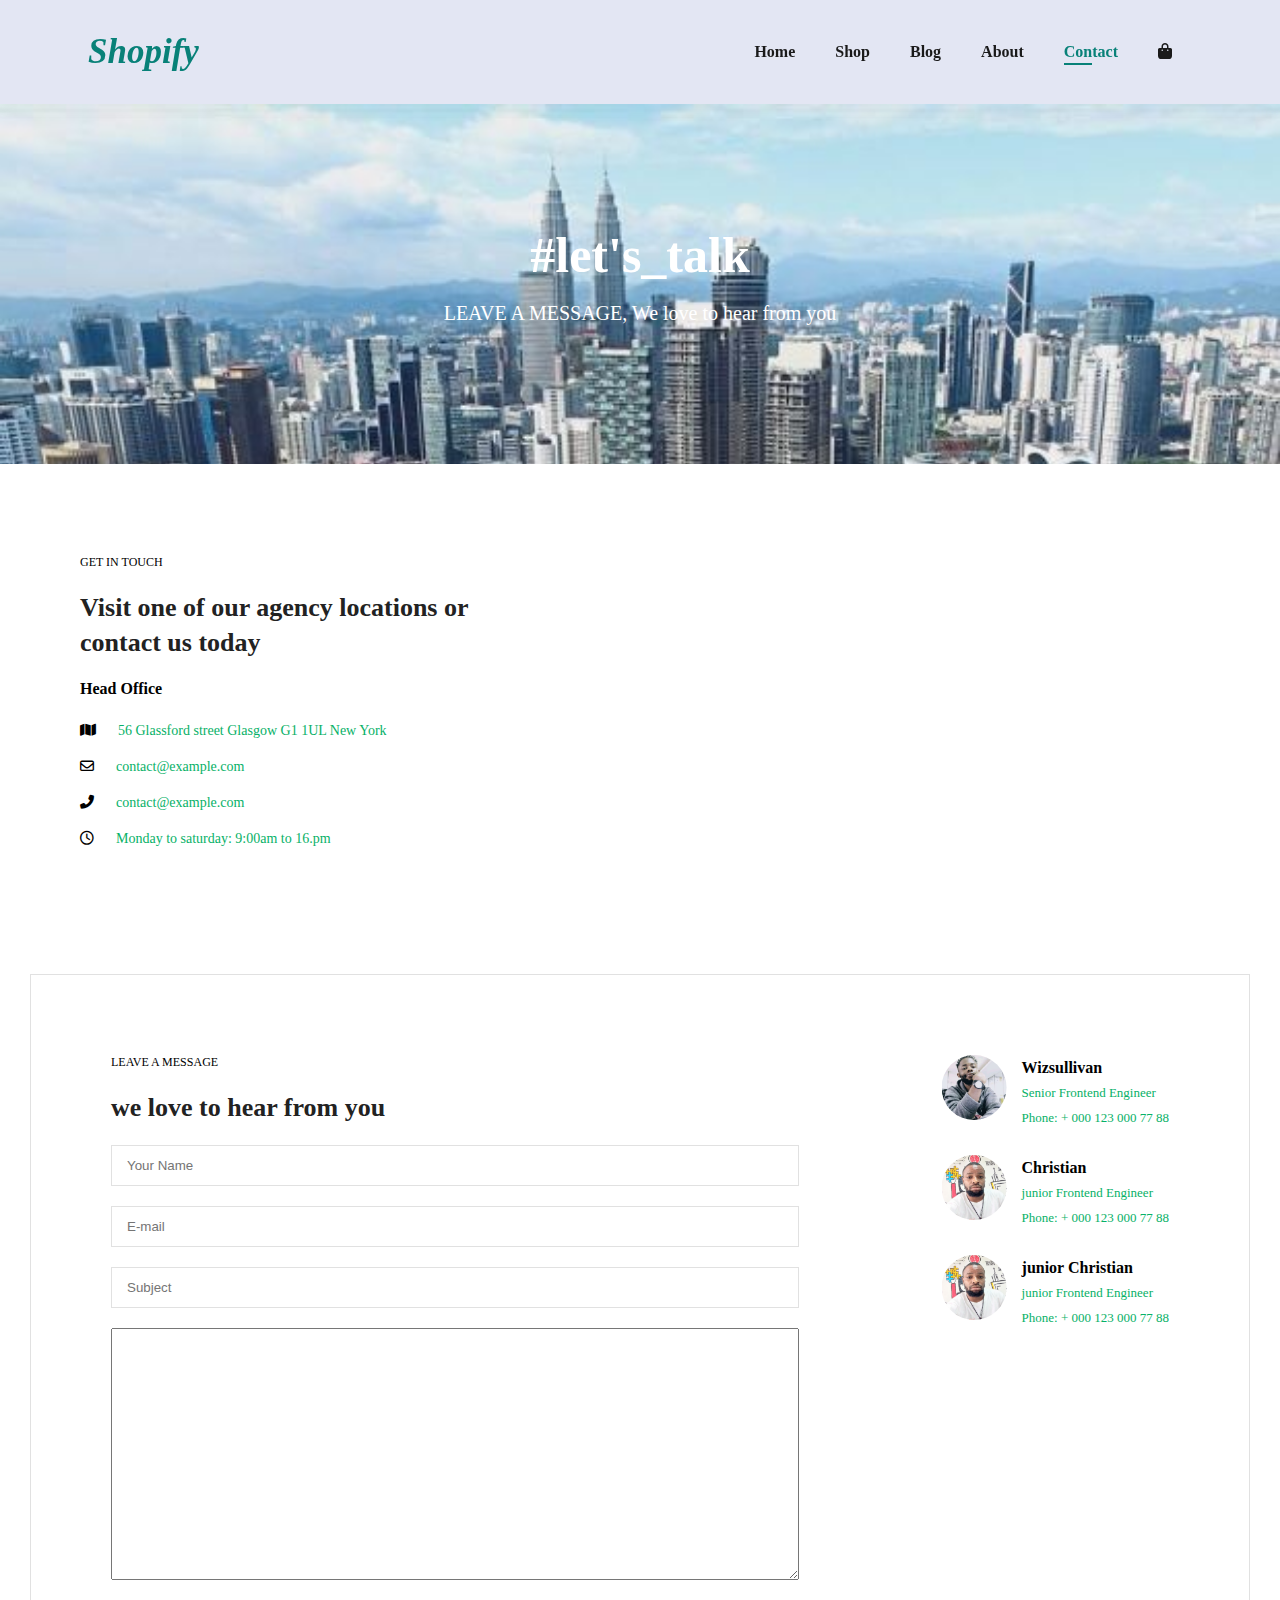
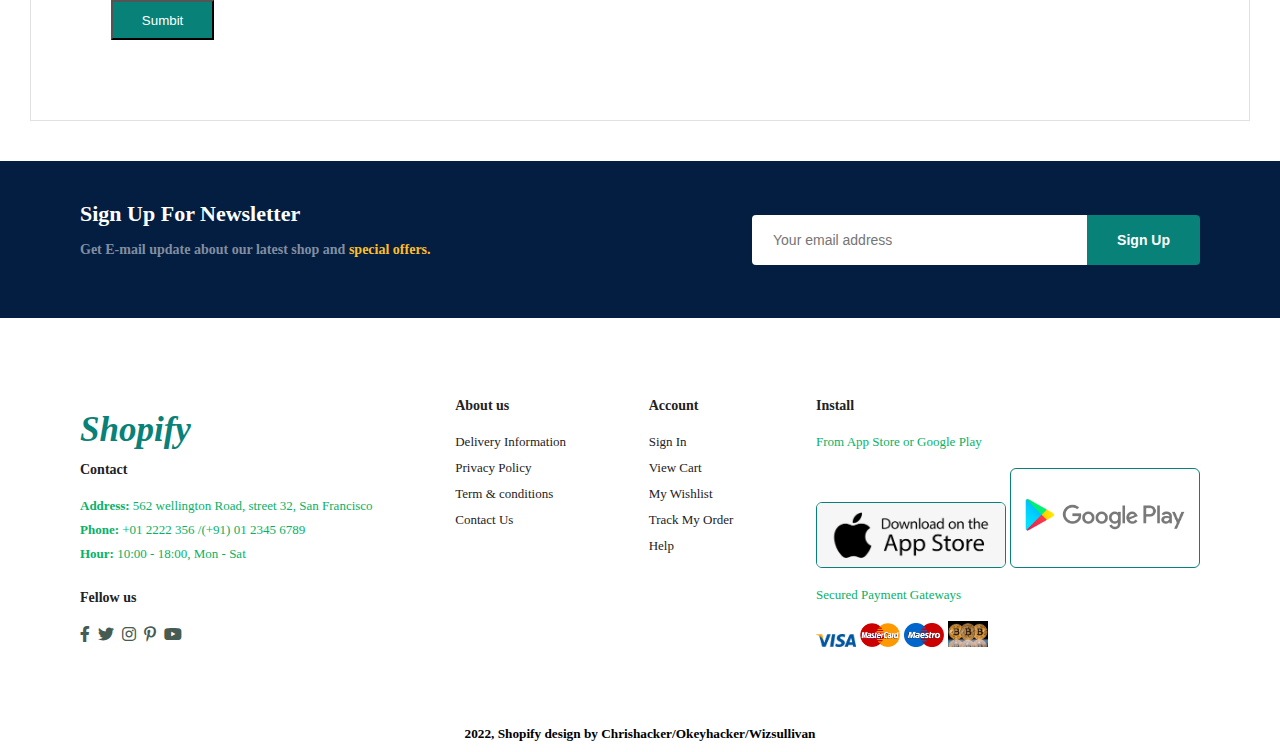
<file: contact.html>
<!DOCTYPE html>
<html lang="en">
<head>
    <meta charset="UTF-8">
    <meta http-equiv="X-UA-Compatible" content="IE=edge">
    <meta name="viewport" content="width=device-width, user-scale=1.0">
    <link rel="stylesheet" href="https://cdnjs.cloudflare.com/ajax/libs/font-awesome/6.0.0/css/all.min.css" integrity="sha512-9usAa10IRO0HhonpyAIVpjrylPvoDwiPUiKdWk5t3PyolY1cOd4DSE0Ga+ri4AuTroPR5aQvXU9xC6qOPnzFeg==" crossorigin="anonymous" referrerpolicy="no-referrer" />
     <link rel="stylesheet" href="css/index.css">
    <title>Shopify</title>
</head>
<body>
    <!-- navbar -->

    <section id="header">
        <!-- <a href="#"><img  src="./img/b8639dd9acb3c6ab0b6771e529ad3930.png" alt="" width="70px" ></a> -->
        <h1>Shopify</h1>
          <div>
            <ul  id="navbar">
                <li><a  href="index.html">Home</a></li>
                <li><a href="shop.html">Shop</a></li>
                <li><a   href="blog.html">Blog</a></li>  
                <li><a  href="about.html">About</a></li>
                <li><a class="active" href="contact.html">Contact</a></li>
                <li id="lg-bag"><a href="cart.html"><i class="fa-solid fa-bag-shopping"></i></a></li>
                <a href="#" id="close"><i class="fa-solid fa-xmark"></i></a>
            </ul>
          </div>
         <div id="mobile">
             <a href="cart.html"><i class="fa-solid fa-bag-shopping"></i></a>
             <i id="bar" class="fas fa-outdent"></i>

         </div>
    </section>

     <!--about-header -->

    <section id="page-header" class="about-header" >
        
        <h2>#let's_talk</h2>

        <p>LEAVE A MESSAGE, We love to hear from you</p>
      
        
    </section>

    <section id="contact-details" class="section-p1">
        <div class="details">
            <span>GET IN TOUCH</span>
            <h2>Visit one of our agency locations or contact us today</h2>
            <h3>Head Office</h3>
            <div>
                <li>
                    <i class="fa-solid fa-map"></i>
                    <p>56 Glassford street Glasgow G1 1UL New York</p>
                </li>
                <li>
                    <i class="far fa-envelope"></i>
                    <p>contact@example.com</p>
                </li>
                <li>
                    <i class="fas fa-phone-alt"></i>
                    <p>contact@example.com</p>
                </li>
                <li>
                    <i class="far fa-clock"></i>
                    <p>Monday to saturday: 9:00am to 16.pm</p>
                </li>
            </div>
        </div>
        <div class="map">
            <iframe src="https://www.google.com/maps/embed?pb=!1m18!1m12!1m3!1d2820.3415622589264!2d-1.25655548416501!3d51.75481970040327!2m3!1f0!2f0!3f0!3m2!1i1024!2i768!4f13.1!3m3!1m2!1s0x4876c6a89e4c1495%3A0x893bd49058982da9!2s24%20Museum%20Rd%2C%20Oxford%20OX1%203QA%2C%20UK!5e1!3m2!1sen!2sng!4v1649854956586!5m2!1sen!2sng" width="600" height="450" style="border:0;" allowfullscreen="" loading="lazy" referrerpolicy="no-referrer-when-downgrade"></iframe>
        </div>
    </section>

    <section id="form-details">
        <form action="">
            <span>LEAVE A MESSAGE</span>
            <h2>we love to hear from you</h2>
            <input type="text" placeholder="Your Name">
            <input type="text" placeholder="E-mail">
            <input type="text" placeholder="Subject">
            <textarea name="" id="" cols="30" rows="10"></textarea>
            <button>Sumbit</button>
        </form>
        <div class="people">
            <div class="img-section">
                <img src="./img/WhatsApp Image 2022-04-14 at 5.58.53 AM.jpeg" alt="">
                <p><span>Wizsullivan</span> Senior Frontend Engineer <br> Phone: + 000 123 000 77 88</p>
            </div>
            <div class="img-section">
                <img src="./img/WhatsApp Image 2022-04-14 at 6.03.58 AM.jpeg" alt="">
                <p><span>Christian</span> junior Frontend Engineer <br> Phone: + 000 123 000 77 88</p>
            </div>
            <div class="img-section">
                <img src="./img/WhatsApp Image 2022-04-14 at 6.03.58 AM.jpeg" alt="">
                <p><span>junior Christian</span> junior Frontend Engineer <br> Phone: + 000 123 000 77 88</p>
            </div>
        </div>
      
    </section>

        <!-- newsletter -->
        <section id="newsletter"  class="section-p1 section-m1 " >
        <div class="newstext">
            <h4>Sign Up For Newsletter</h4>
            <p>Get E-mail update about our latest shop and <span>special offers.</span></p>
        </div>
        <div class="form">
            <input type="text" placeholder="Your email address" >
            <button class="normal">Sign Up</button>
        </div>
    </section>

  
     <footer class="section-p1">
         <div class="col">
             <!-- <img class="logo" src="./img/b8639dd9acb3c6ab0b6771e529ad3930.png" alt="" width="90px"> -->
             <h1>Shopify</h1>
             <h4>Contact</h4>
             <p><strong>Address:</strong> 562 wellington Road, street 32, San Francisco</p>
             <p><strong>Phone:</strong> +01 2222 356 /(+91) 01 2345 6789</p>
             <p><strong>Hour:</strong> 10:00 - 18:00, Mon - Sat</p>
             <div class="fellow">
                 <h4>Fellow us</h4>
                 <div class="icon">
                     <i class="fab fa-facebook-f"></i>
                     <i class="fab fa-twitter"></i>
                     <i class="fab fa-instagram"></i>
                     <i class="fab fa-pinterest-p"></i>
                     <i class="fab fa-youtube"></i>
                 </div>
             </div>
         </div>

         <div class="col">
             <h4>About us</h4>
             <a href="#">Delivery Information</a>
             <a href="#">Privacy Policy</a>
             <a href="#">Term & conditions</a>
             <a href="#">Contact Us</a>
         </div>

         <div class="col col2">
            <h4>Account</h4>
            <a href="#">Sign In</a>
            <a href="#">View Cart</a>
            <a href="#">My Wishlist</a>
            <a href="#">Track My Order</a>
            <a href="#">Help</a>
        </div>

        <div class="col install">
            <h4>Install</h4>
            <p>From App Store or Google Play</p>
            <div class="row">
            <img src="./img/235-2356674_download-on-app-store-png-app-store-logo.png" alt="" width="190px">
             <img src="./img/share_google_play_logo.png" alt="" width="190px">
            </div>
            <p>Secured Payment Gateways</p>
            <div class="imgg">
                <img src="./img/download.png" alt="" srcset="" width="40px">
                <img src="./img/download (1).png" alt="" width="40px">
                <img src="./img/Maestro_logo.png" alt="" width="40px">
                <img src="./img/Bitcoins.jpg" alt="" width="40px">
            </div>
           
        </div>

        
     </footer>
     
        <div class="copyright"> 
            <h5>2022, Shopify design by Chrishacker/Okeyhacker/Wizsullivan</h5>
        </div>
     
  

</body>
<script src="./js/app.js"></script>
</html>
</file>
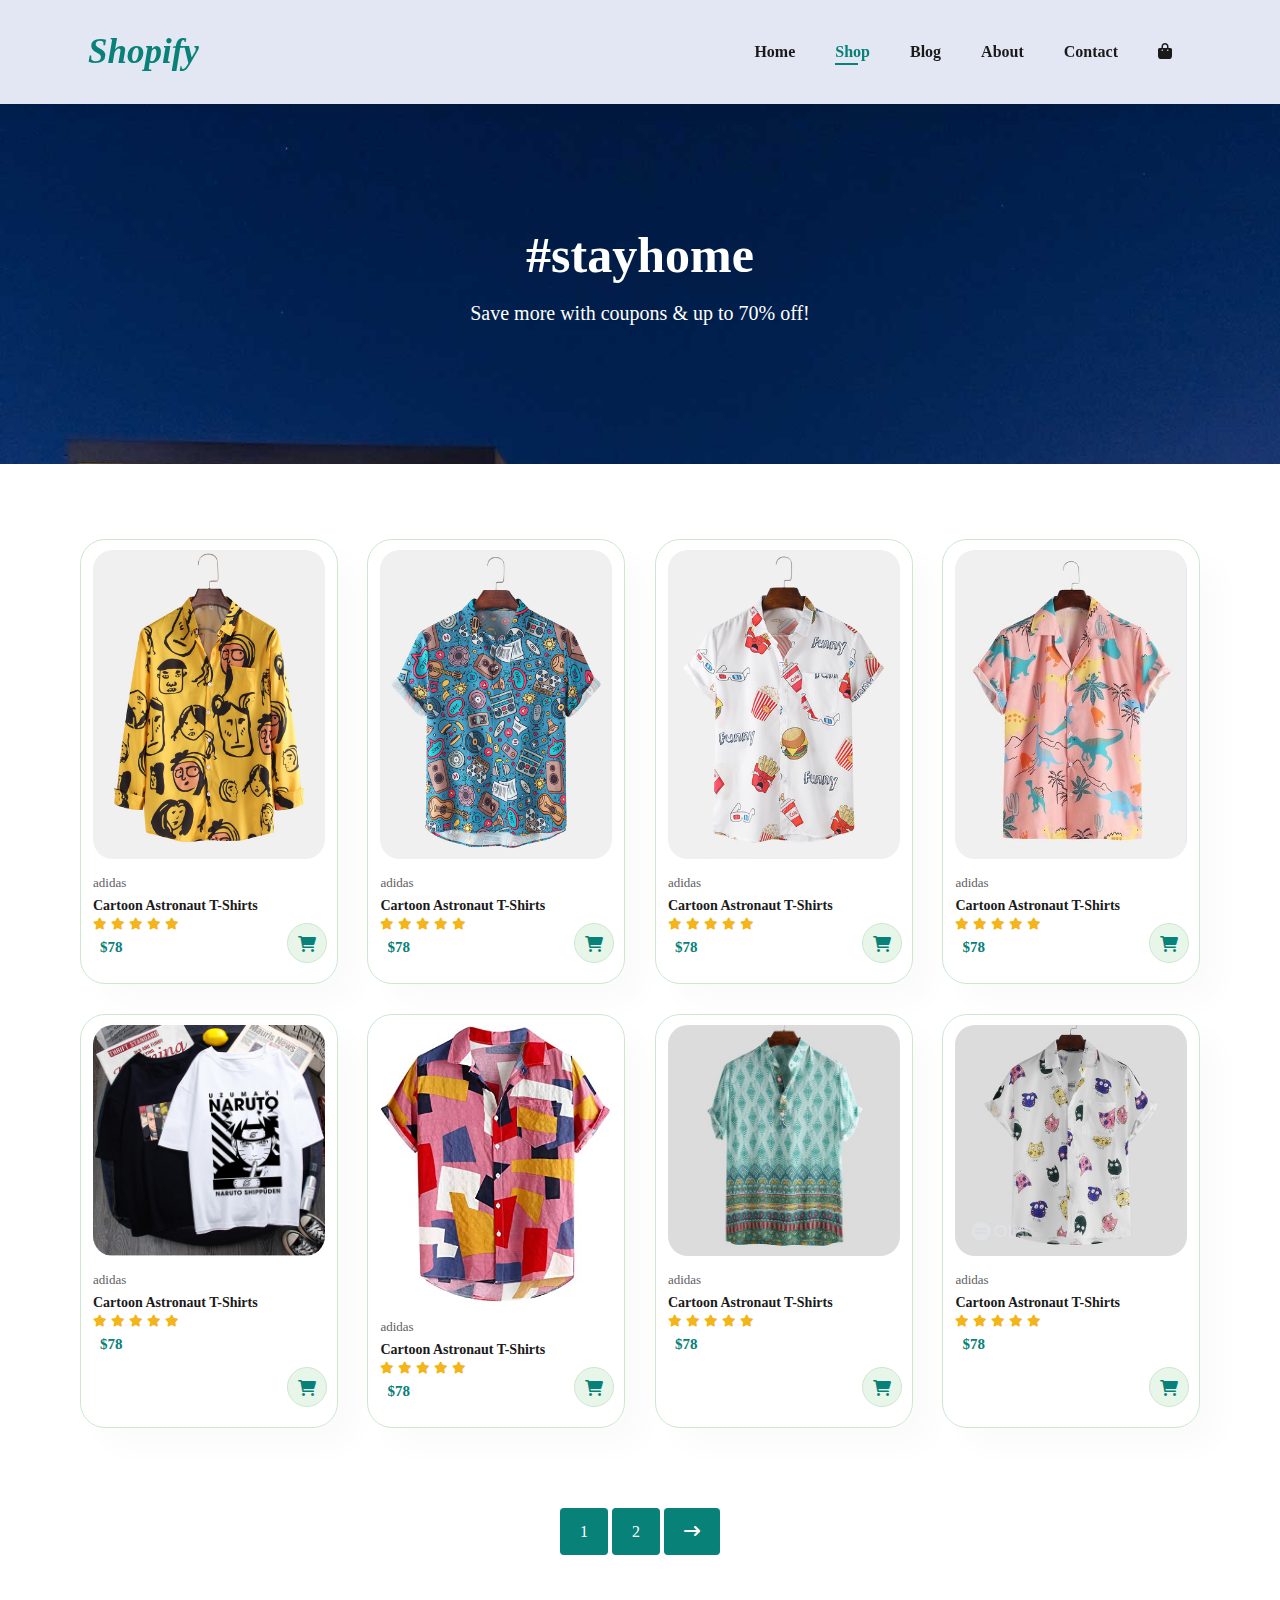
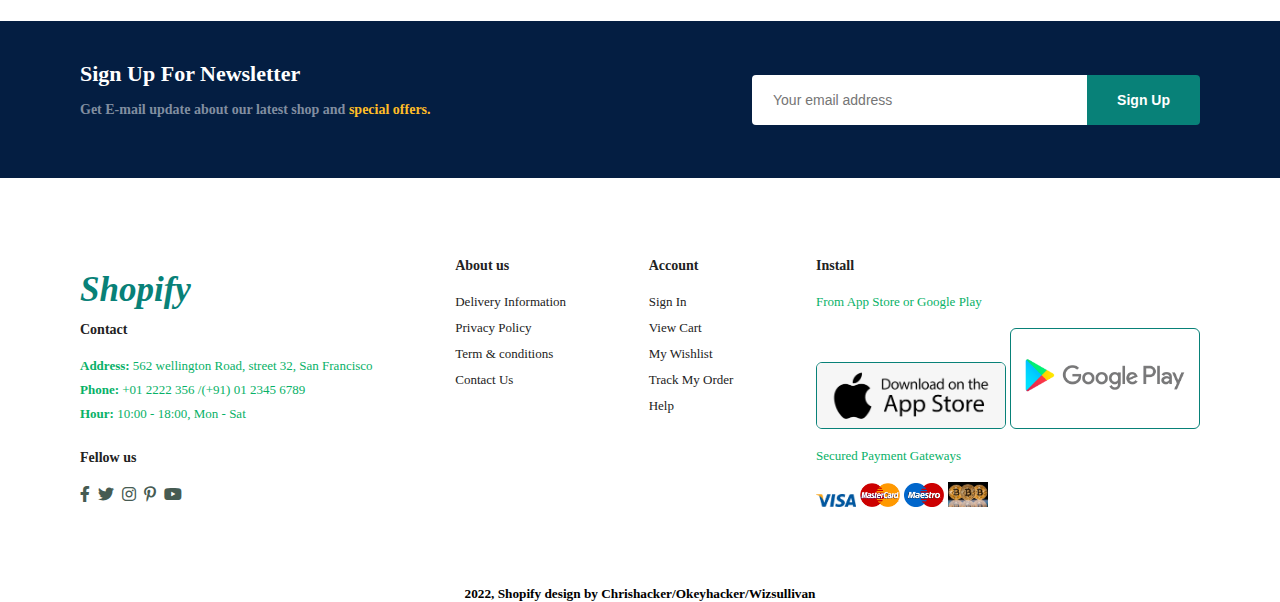
<file: shop.html>
<!DOCTYPE html>
<html lang="en">
<head>
    <meta charset="UTF-8">
    <meta http-equiv="X-UA-Compatible" content="IE=edge">
    <meta name="viewport" content="width=device-width, user-scale=1.0">
    <link rel="stylesheet" href="https://cdnjs.cloudflare.com/ajax/libs/font-awesome/6.0.0/css/all.min.css" integrity="sha512-9usAa10IRO0HhonpyAIVpjrylPvoDwiPUiKdWk5t3PyolY1cOd4DSE0Ga+ri4AuTroPR5aQvXU9xC6qOPnzFeg==" crossorigin="anonymous" referrerpolicy="no-referrer" />
     <link rel="stylesheet" href="css/index.css">
    <title>Shopify</title>
</head>
<body>
    <!-- navbar -->

    <section id="header">
        <!-- <a href="#"><img  src="./img/b8639dd9acb3c6ab0b6771e529ad3930.png" alt="" width="70px" ></a> -->
        <h1>Shopify</h1>
          <div>
            <ul  id="navbar">
                <li><a  href="index.html">Home</a></li>
                <li><a class="active" href="shop.html">Shop</a></li>
                <li><a href="blog.html">Blog</a></li>  
                <li><a href="about.html">About</a></li>
                <li><a href="contact.html">Contact</a></li>
                <li id="lg-bag"><a href="cart.html"><i class="fa-solid fa-bag-shopping"></i></a></li>
                <a href="#" id="close"><i class="fa-solid fa-xmark"></i></a>
            </ul>
          </div>
         <div id="mobile">
             <a href="cart.html"><i class="fa-solid fa-bag-shopping"></i></a>
             <i id="bar" class="fas fa-outdent"></i>

         </div>
    </section>

     <!-- showcase -->

    <section id="page-header" >
        
        <h2>#stayhome</h2>

        <p>Save more with coupons & up to 70% off!</p>
      
        
    </section>

  
    <!-- body -->

     <section  id="product1" class="section-p1">

        <div class="pro-container">
            <div class="pro" onclick="window.location.href='sproduct.html';">
                <img src="./img/f8b40e5b-0a41-49d9-a320-a5b37facc442.jpg" alt="" >
                <div class="des">
                    <span>adidas</span>
                    <h5>Cartoon Astronaut T-Shirts</h5>
                    <div class="star">
                        <i class="fas fa-star"></i>
                        <i class="fas fa-star"></i>
                        <i class="fas fa-star"></i>
                        <i class="fas fa-star"></i>
                        <i class="fas fa-star"></i>
                    </div>
                    <h4>$78</h4>
                </div>
                <a href="#"><i class="fa-solid fa-cart-shopping "></i></a>
            </div>
            <div class="pro" onclick="window.location.href='sproduct.html';">
                <img src="./img/aa16a0f8-ee50-49f9-aa04-21a78a5b13b6.jpg" alt="" >
                <div class="des">
                    <span>adidas</span>
                    <h5>Cartoon Astronaut T-Shirts</h5>
                    <div class="star">
                        <i class="fas fa-star"></i>
                        <i class="fas fa-star"></i>
                        <i class="fas fa-star"></i>
                        <i class="fas fa-star"></i>
                        <i class="fas fa-star"></i>
                    </div>
                    <h4>$78</h4>
                </div>
                <a href="#"><i class="fa-solid fa-cart-shopping "></i></a>
            </div>
            <div class="pro" onclick="window.location.href='sproduct.html';">
                <img src="./img/ap0024-500x500.png" alt="" >
                <div class="des">
                    <span>adidas</span>
                    <h5>Cartoon Astronaut T-Shirts</h5>
                    <div class="star">
                        <i class="fas fa-star"></i>
                        <i class="fas fa-star"></i>
                        <i class="fas fa-star"></i>
                        <i class="fas fa-star"></i>
                        <i class="fas fa-star"></i>
                    </div>
                    <h4>$78</h4>
                </div>
                <a href="#"><i class="fa-solid fa-cart-shopping "></i></a>
            </div>
            <div class="pro" onclick="window.location.href='sproduct.html';">
                <img src="./img/ap0026-500x500.jpg" alt="" >
                <div class="des">
                    <span>adidas</span>
                    <h5>Cartoon Astronaut T-Shirts</h5>
                    <div class="star">
                        <i class="fas fa-star"></i>
                        <i class="fas fa-star"></i>
                        <i class="fas fa-star"></i>
                        <i class="fas fa-star"></i>
                        <i class="fas fa-star"></i>
                    </div>
                    <h4>$78</h4>
                </div>
                <a href="#"><i class="fa-solid fa-cart-shopping "></i></a>
            </div>
            <div class="pro" onclick="window.location.href='sproduct.html';">
                <img src="./img/image.jpg" alt="" >
                <div class="des">
                    <span>adidas</span>
                    <h5>Cartoon Astronaut T-Shirts</h5>
                    <div class="star">
                        <i class="fas fa-star"></i>
                        <i class="fas fa-star"></i>
                        <i class="fas fa-star"></i>
                        <i class="fas fa-star"></i>
                        <i class="fas fa-star"></i>
                    </div>
                    <h4>$78</h4>
                </div>
                <a href="#"><i class="fa-solid fa-cart-shopping "></i></a>
            </div>
            <div class="pro" onclick="window.location.href='sproduct.html';">
                <img src="./img/61vILGuzjaL._AC_UX385_.jpg" alt="" >
                <div class="des">
                    <span>adidas</span>
                    <h5>Cartoon Astronaut T-Shirts</h5>
                    <div class="star">
                        <i class="fas fa-star"></i>
                        <i class="fas fa-star"></i>
                        <i class="fas fa-star"></i>
                        <i class="fas fa-star"></i>
                        <i class="fas fa-star"></i>
                    </div>
                    <h4>$78</h4>
                </div>
                <a href="#"><i class="fa-solid fa-cart-shopping "></i></a>
            </div>
            <div class="pro" onclick="window.location.href='sproduct.html';">
                <img src="./img/cartoon-graffiti-printed-turn-down-collar-shirts-500x500.jpg" alt="">
                <div class="des">
                    <span>adidas</span>
                    <h5>Cartoon Astronaut T-Shirts</h5>
                    <div class="star">
                        <i class="fas fa-star"></i>
                        <i class="fas fa-star"></i>
                        <i class="fas fa-star"></i>
                        <i class="fas fa-star"></i>
                        <i class="fas fa-star"></i>
                    </div>
                    <h4>$78</h4>
                </div>
                <a href="#"><i class="fa-solid fa-cart-shopping "></i></a>
            </div>
            <div class="pro" onclick="window.location.href='sproduct.html';">
                <img src="./img/vcdlm816hoh.jpg" alt="" >
                <div class="des">
                    <span>adidas</span>
                    <h5>Cartoon Astronaut T-Shirts</h5>
                    <div class="star">
                        <i class="fas fa-star"></i>
                        <i class="fas fa-star"></i>
                        <i class="fas fa-star"></i>
                        <i class="fas fa-star"></i>
                        <i class="fas fa-star"></i>
                    </div>
                    <h4>$78</h4>
                </div>
                <a href="#"><i class="fa-solid fa-cart-shopping "></i></a>
            </div>
        </div>
     </section>


     <!-- pagination -->
     <section id="pagination" class="section-p1">
         <a href="#">1</a>
         <a href="#">2</a>
         <a href="#"><i class="fa-solid fa-arrow-right-long"></i></a>
         
     </section>

     <!-- newsletter -->
      <section id="newsletter"  class="section-p1 section-m1 " >
         <div class="newstext">
            <h4>Sign Up For Newsletter</h4>
            <p>Get E-mail update about our latest shop and <span>special offers.</span></p>
         </div>
         <div class="form">
             <input type="text" placeholder="Your email address" >
             <button class="normal">Sign Up</button>
         </div>
     </section>

     <!-- footer -->
  
     <footer class="section-p1">
         <div class="col">
             <!-- <img class="logo" src="./img/b8639dd9acb3c6ab0b6771e529ad3930.png" alt="" width="90px"> -->
             <h1>Shopify</h1>
             <h4>Contact</h4>
             <p><strong>Address:</strong> 562 wellington Road, street 32, San Francisco</p>
             <p><strong>Phone:</strong> +01 2222 356 /(+91) 01 2345 6789</p>
             <p><strong>Hour:</strong> 10:00 - 18:00, Mon - Sat</p>
             <div class="fellow">
                 <h4>Fellow us</h4>
                 <div class="icon">
                     <i class="fab fa-facebook-f"></i>
                     <i class="fab fa-twitter"></i>
                     <i class="fab fa-instagram"></i>
                     <i class="fab fa-pinterest-p"></i>
                     <i class="fab fa-youtube"></i>
                 </div>
             </div>
         </div>

         <div class="col">
             <h4>About us</h4>
             <a href="#">Delivery Information</a>
             <a href="#">Privacy Policy</a>
             <a href="#">Term & conditions</a>
             <a href="#">Contact Us</a>
         </div>

         <div class="col col2">
            <h4>Account</h4>
            <a href="#">Sign In</a>
            <a href="#">View Cart</a>
            <a href="#">My Wishlist</a>
            <a href="#">Track My Order</a>
            <a href="#">Help</a>
        </div>

        <div class="col install">
            <h4>Install</h4>
            <p>From App Store or Google Play</p>
            <div class="row">
            <img src="./img/235-2356674_download-on-app-store-png-app-store-logo.png" alt="" width="190px">
             <img src="./img/share_google_play_logo.png" alt="" width="190px">
            </div>
            <p>Secured Payment Gateways</p>
            <div class="imgg">
                <img src="./img/download.png" alt="" srcset="" width="40px">
                <img src="./img/download (1).png" alt="" width="40px">
                <img src="./img/Maestro_logo.png" alt="" width="40px">
                <img src="./img/Bitcoins.jpg" alt="" width="40px">
            </div>
           
        </div>

        
     </footer>
     
        <div class="copyright"> 
            <h5>2022, Shopify design by Chrishacker/Okeyhacker/Wizsullivan</h5>
        </div>
     
  

</body>
<script src="./js/app.js"></script>
</html>
</file>
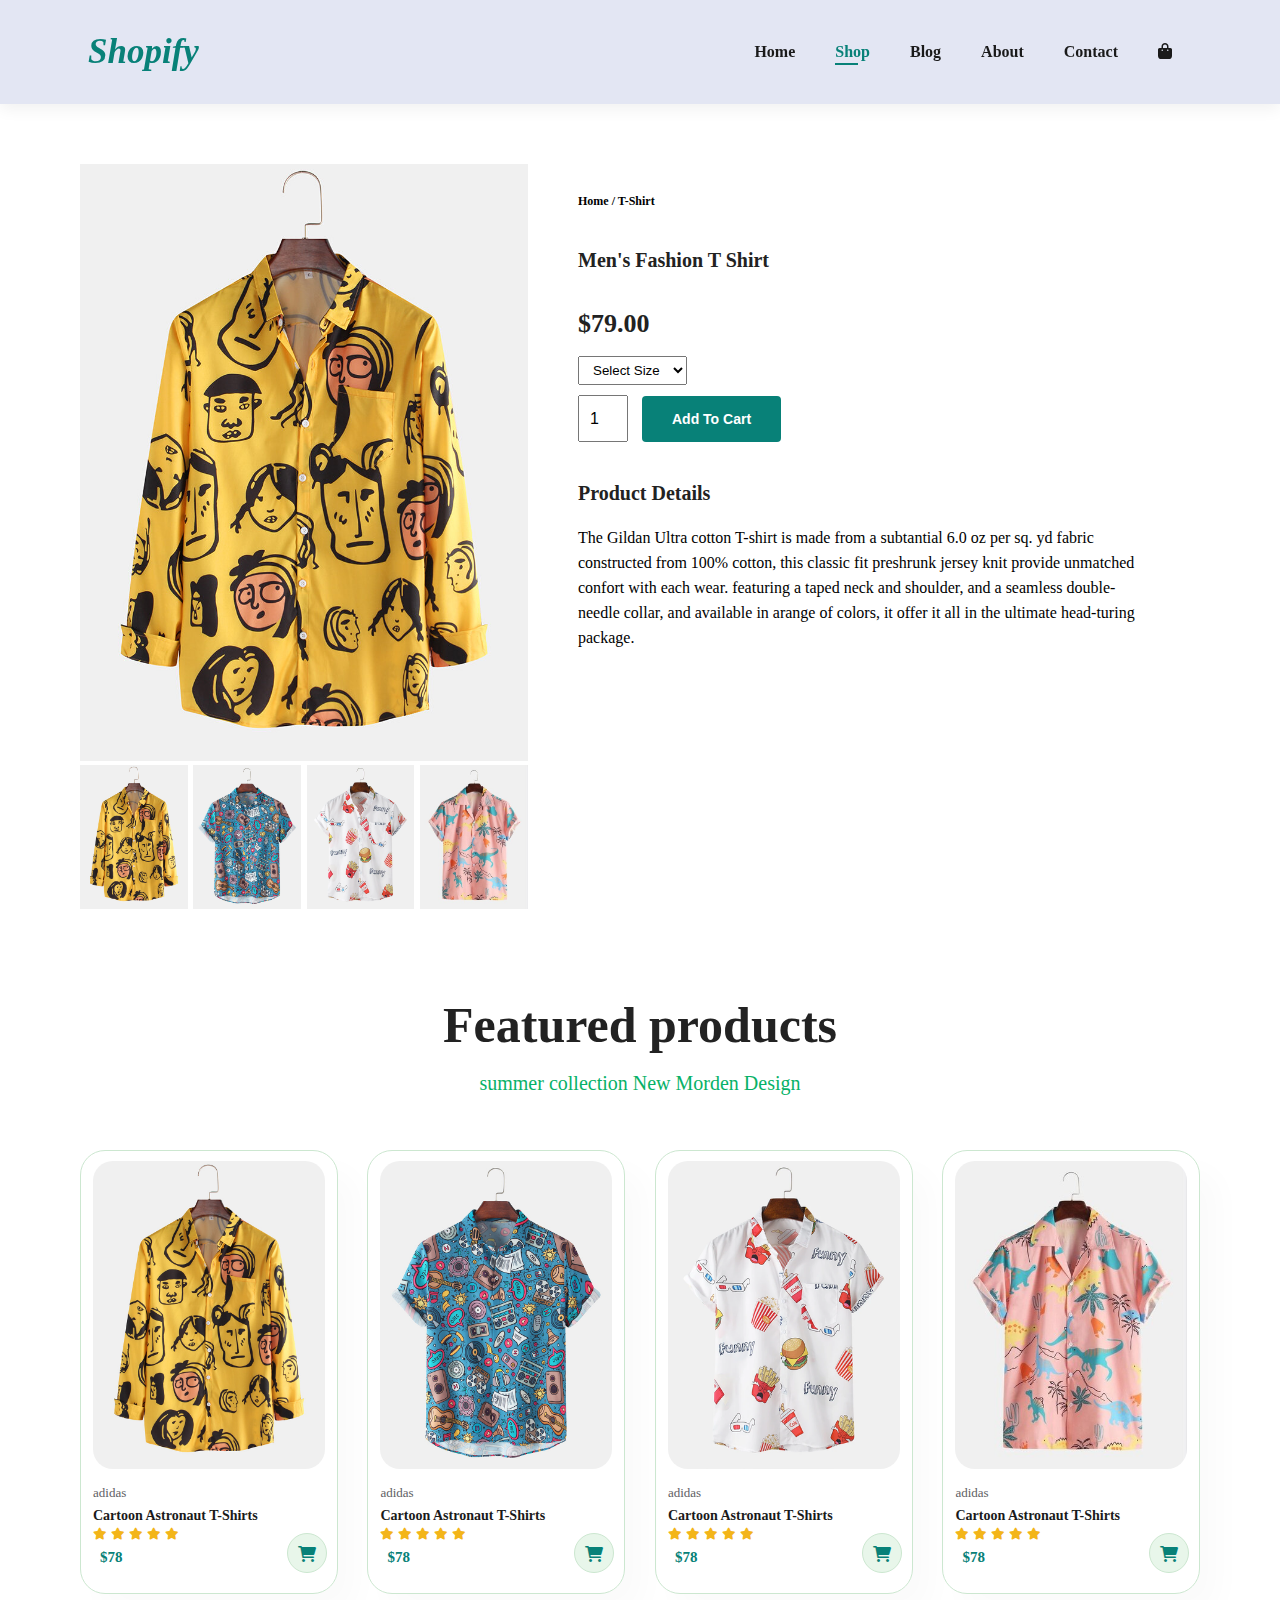
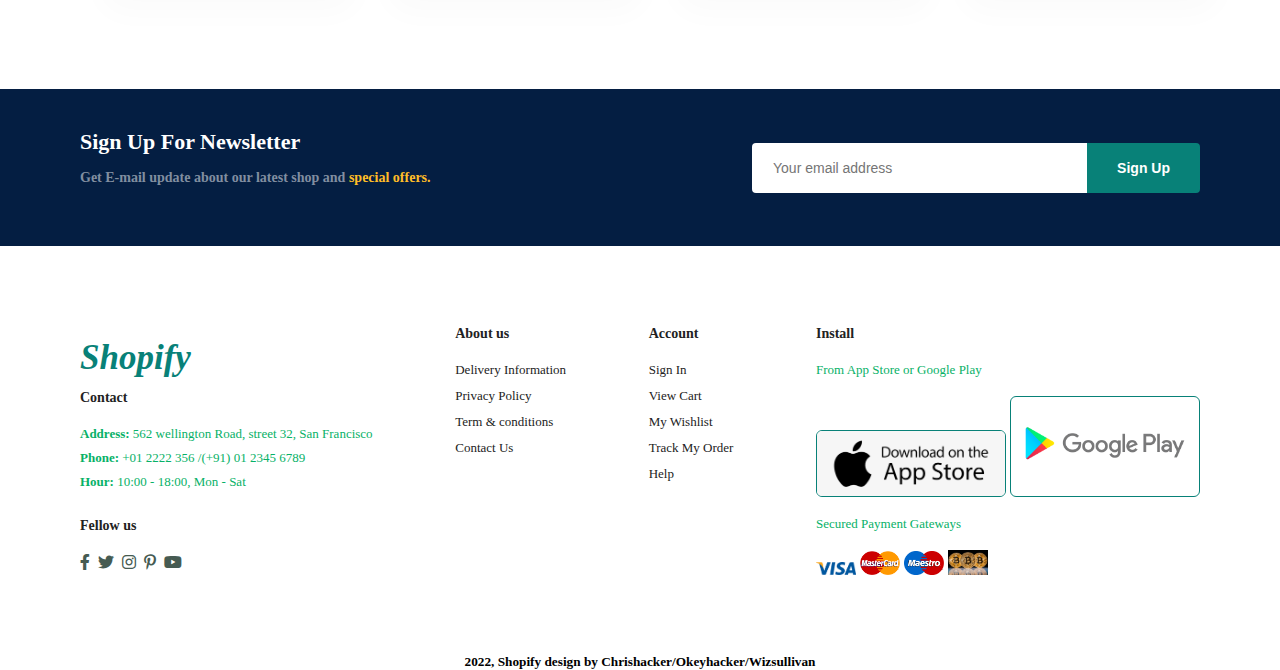
<file: sproduct.html>
<!DOCTYPE html>
<html lang="en">
<head>
    <meta charset="UTF-8">
    <meta http-equiv="X-UA-Compatible" content="IE=edge">
    <meta name="viewport" content="width=device-width, user-scale=1.0">
    <link rel="stylesheet" href="https://cdnjs.cloudflare.com/ajax/libs/font-awesome/6.0.0/css/all.min.css" integrity="sha512-9usAa10IRO0HhonpyAIVpjrylPvoDwiPUiKdWk5t3PyolY1cOd4DSE0Ga+ri4AuTroPR5aQvXU9xC6qOPnzFeg==" crossorigin="anonymous" referrerpolicy="no-referrer" />
     <link rel="stylesheet" href="css/index.css">
    <title>Shopify</title>
</head>
<body>
    <!-- navbar -->

    <section id="header">
        <h1>Shopify</h1>
          <div>
            <ul  id="navbar">
                <li><a  href="index.html">Home</a></li>
                <li><a class="active" href="shop.html">Shop</a></li>
                <li><a href="blog.html">Blog</a></li>  
                <li><a href="about.html">About</a></li>
                <li><a href="contact.html">Contact</a></li>
                <li id="lg-bag"><a href="cart.html"><i class="fa-solid fa-bag-shopping"></i></a></li>
                <a href="#" id="close"><i class="fa-solid fa-xmark"></i></a>
            </ul>
          </div>
         <div id="mobile">
             <a href="cart.html"><i class="fa-solid fa-bag-shopping"></i></a>
             <i id="bar" class="fas fa-outdent"></i>

         </div>
    </section>

     <!-- prodetails -->

     <section id="prodetails" class="section-p1">
         <div class="single-pro-image">
             <img src="./img/f8b40e5b-0a41-49d9-a320-a5b37facc442.jpg" alt="" width="100%" id="MainImg">
            
            
             <div class="small-img-group">
                 <div class="small-img-col">
                     <img src="./img/f8b40e5b-0a41-49d9-a320-a5b37facc442.jpg" alt="" width="100%" class="small-img">
                 </div>
                 <div class="small-img-col">
                    <img src="./img/aa16a0f8-ee50-49f9-aa04-21a78a5b13b6.jpg" alt="" width="100%" class="small-img">
                </div>
                <div class="small-img-col">
                    <img src="./img/ap0024-500x500.png" alt="" width="100%" class="small-img">
                </div>
                <div class="small-img-col">
                    <img src="./img/ap0026-500x500.jpg" alt="" width="100%" class="small-img">
                </div>
             </div>
         </div>
         <div class="single-pro-details">
             <h6>Home / T-Shirt</h6>
             <h4>Men's Fashion T Shirt</h4>
             <h2>$79.00</h2>
             <select>
                 <option>Select Size</option>
                 <option>XL</option>
                 <option>XXL</option>
                 <option>small</option>
                 <option>Large</option>
             </select>
             <input type="number" value="1">
             <button class="normal">Add To Cart</button>
             <h4>Product Details</h4>
             <span class="span-p">The Gildan Ultra  cotton T-shirt is made from a subtantial 6.0 oz per
                 sq. yd fabric constructed from 100% cotton, this classic fit preshrunk
                 jersey knit provide unmatched confort with each wear. featuring a taped neck 
                 and shoulder, and a seamless double-needle collar, and available in arange
                 of colors, it offer it all in the ultimate head-turing package.
             </span>
         </div>
     </section>

     <section  id="product1" class="section-p1">
        <h2>Featured products</h2>
        <p>summer collection New Morden Design</p>
        <div class="pro-container">
            <div class="pro">
                <img src="./img/f8b40e5b-0a41-49d9-a320-a5b37facc442.jpg" alt="">
                <div class="des">
                    <span>adidas</span>
                    <h5>Cartoon Astronaut T-Shirts</h5>
                    <div class="star">
                        <i class="fas fa-star"></i>
                        <i class="fas fa-star"></i>
                        <i class="fas fa-star"></i>
                        <i class="fas fa-star"></i>
                        <i class="fas fa-star"></i>
                    </div>
                    <h4>$78</h4>
                </div>
                <a href="#"><i class="fa-solid fa-cart-shopping "></i></a>
            </div>
            <div class="pro">
                <img src="./img/aa16a0f8-ee50-49f9-aa04-21a78a5b13b6.jpg" alt="">
                <div class="des">
                    <span>adidas</span>
                    <h5>Cartoon Astronaut T-Shirts</h5>
                    <div class="star">
                        <i class="fas fa-star"></i>
                        <i class="fas fa-star"></i>
                        <i class="fas fa-star"></i>
                        <i class="fas fa-star"></i>
                        <i class="fas fa-star"></i>
                    </div>
                    <h4>$78</h4>
                </div>
                <a href="#"><i class="fa-solid fa-cart-shopping "></i></a>
            </div>
            <div class="pro">
                <img src="./img/ap0024-500x500.png" alt="">
                <div class="des">
                    <span>adidas</span>
                    <h5>Cartoon Astronaut T-Shirts</h5>
                    <div class="star">
                        <i class="fas fa-star"></i>
                        <i class="fas fa-star"></i>
                        <i class="fas fa-star"></i>
                        <i class="fas fa-star"></i>
                        <i class="fas fa-star"></i>
                    </div>
                    <h4>$78</h4>
                </div>
                <a href="#"><i class="fa-solid fa-cart-shopping "></i></a>
            </div>
            <div class="pro">
                <img src="./img/ap0026-500x500.jpg" alt="">
                <div class="des">
                    <span>adidas</span>
                    <h5>Cartoon Astronaut T-Shirts</h5>
                    <div class="star">
                        <i class="fas fa-star"></i>
                        <i class="fas fa-star"></i>
                        <i class="fas fa-star"></i>
                        <i class="fas fa-star"></i>
                        <i class="fas fa-star"></i>
                    </div>
                    <h4>$78</h4>
                </div>
                <a href="#"><i class="fa-solid fa-cart-shopping "></i></a>
            </div>
            
         
          
        </div>
     </section>

     <!-- newsletter -->
      <section id="newsletter"  class="section-p1 section-m1 " >
         <div class="newstext">
            <h4>Sign Up For Newsletter</h4>
            <p>Get E-mail update about our latest shop and <span>special offers.</span></p>
         </div>
         <div class="form">
             <input type="text" placeholder="Your email address" >
             <button class="normal">Sign Up</button>
         </div>
     </section>

     <!-- footer -->
  
     <footer class="section-p1">
         <div class="col">
             <!-- <img class="logo" src="./img/b8639dd9acb3c6ab0b6771e529ad3930.png" alt="" width="90px"> -->
             <h1>Shopify</h1>
             <h4>Contact</h4>
             <p><strong>Address:</strong> 562 wellington Road, street 32, San Francisco</p>
             <p><strong>Phone:</strong> +01 2222 356 /(+91) 01 2345 6789</p>
             <p><strong>Hour:</strong> 10:00 - 18:00, Mon - Sat</p>
             <div class="fellow">
                 <h4>Fellow us</h4>
                 <div class="icon">
                     <i class="fab fa-facebook-f"></i>
                     <i class="fab fa-twitter"></i>
                     <i class="fab fa-instagram"></i>
                     <i class="fab fa-pinterest-p"></i>
                     <i class="fab fa-youtube"></i>
                 </div>
             </div>
         </div>

         <div class="col">
             <h4>About us</h4>
             <a href="#">Delivery Information</a>
             <a href="#">Privacy Policy</a>
             <a href="#">Term & conditions</a>
             <a href="#">Contact Us</a>
         </div>

         <div class="col col2">
            <h4>Account</h4>
            <a href="#">Sign In</a>
            <a href="#">View Cart</a>
            <a href="#">My Wishlist</a>
            <a href="#">Track My Order</a>
            <a href="#">Help</a>
        </div>

        <div class="col install">
            <h4>Install</h4>
            <p>From App Store or Google Play</p>
            <div class="row">
            <img src="./img/235-2356674_download-on-app-store-png-app-store-logo.png" alt="" width="190px">
             <img src="./img/share_google_play_logo.png" alt="" width="190px">
            </div>
            <p>Secured Payment Gateways</p>
            <div class="imgg">
                <img src="./img/download.png" alt="" srcset="" width="40px">
                <img src="./img/download (1).png" alt="" width="40px">
                <img src="./img/Maestro_logo.png" alt="" width="40px">
                <img src="./img/Bitcoins.jpg" alt="" width="40px">
            </div>
           
        </div>

        
     </footer>
     
        <div class="copyright"> 
            <h5>2022, Shopify design by Chrishacker/Okeyhacker/Wizsullivan</h5>
        </div>
     
  
        <script>
            var MainImg = document.getElementById("MainImg")
            var smallimg = document.getElementsByClassName("small-img");

            smallimg[0].onclick = function(){
                MainImg.src = smallimg[0].src;
            }

            smallimg[1].onclick = function(){
                MainImg.src = smallimg[1].src;
            }

            smallimg[2].onclick = function(){
                MainImg.src = smallimg[2].src;
            }

            smallimg[3].onclick = function(){
                MainImg.src = smallimg[3].src;
            }
        </script>

</body>
<script src="./js/app.js"></script>
</html>
</file>
<file: css/index.css>
@import 'navbar.css';
@import 'showcase.css';
@import 'icon.css';
@import 'body.css';
@import 'banner.css';
@import 'smbanner.css';
@import 'banner3.css';
@import 'newsletter.css';
@import 'shoppage.css';
@import 'prodetails.css';
@import 'blog.css';
@import 'about.css';
@import 'contact.css';
@import 'cart.css';
@import 'footer.css';





*{
    margin: 0;
    padding: 0;
    box-sizing: border-box;
    font-family: 'Spartan' sans-serif;
}   


.container{
    max-width: 1200px;
    margin: 0 auto;
}

h1{
    font-size: 50px;
    line-height: 64px;
    color: #222;
}



h2{
  font-size: 50px;
  line-height: 64px;
  color: #222;
}

h4{
    font-size: 20px;
    color: #222;
}

h6{
    font-size: 700;
    font-size: 12px;
}

p{
    font-size:20px;
    color: #07b167;
    margin: 15px 0 20px 0;
}

.section-p1{
    padding: 40px 80px;
}

.section-m1{
    margin: 40px 0;
}



body {
    width: 100%;
}
</file>
